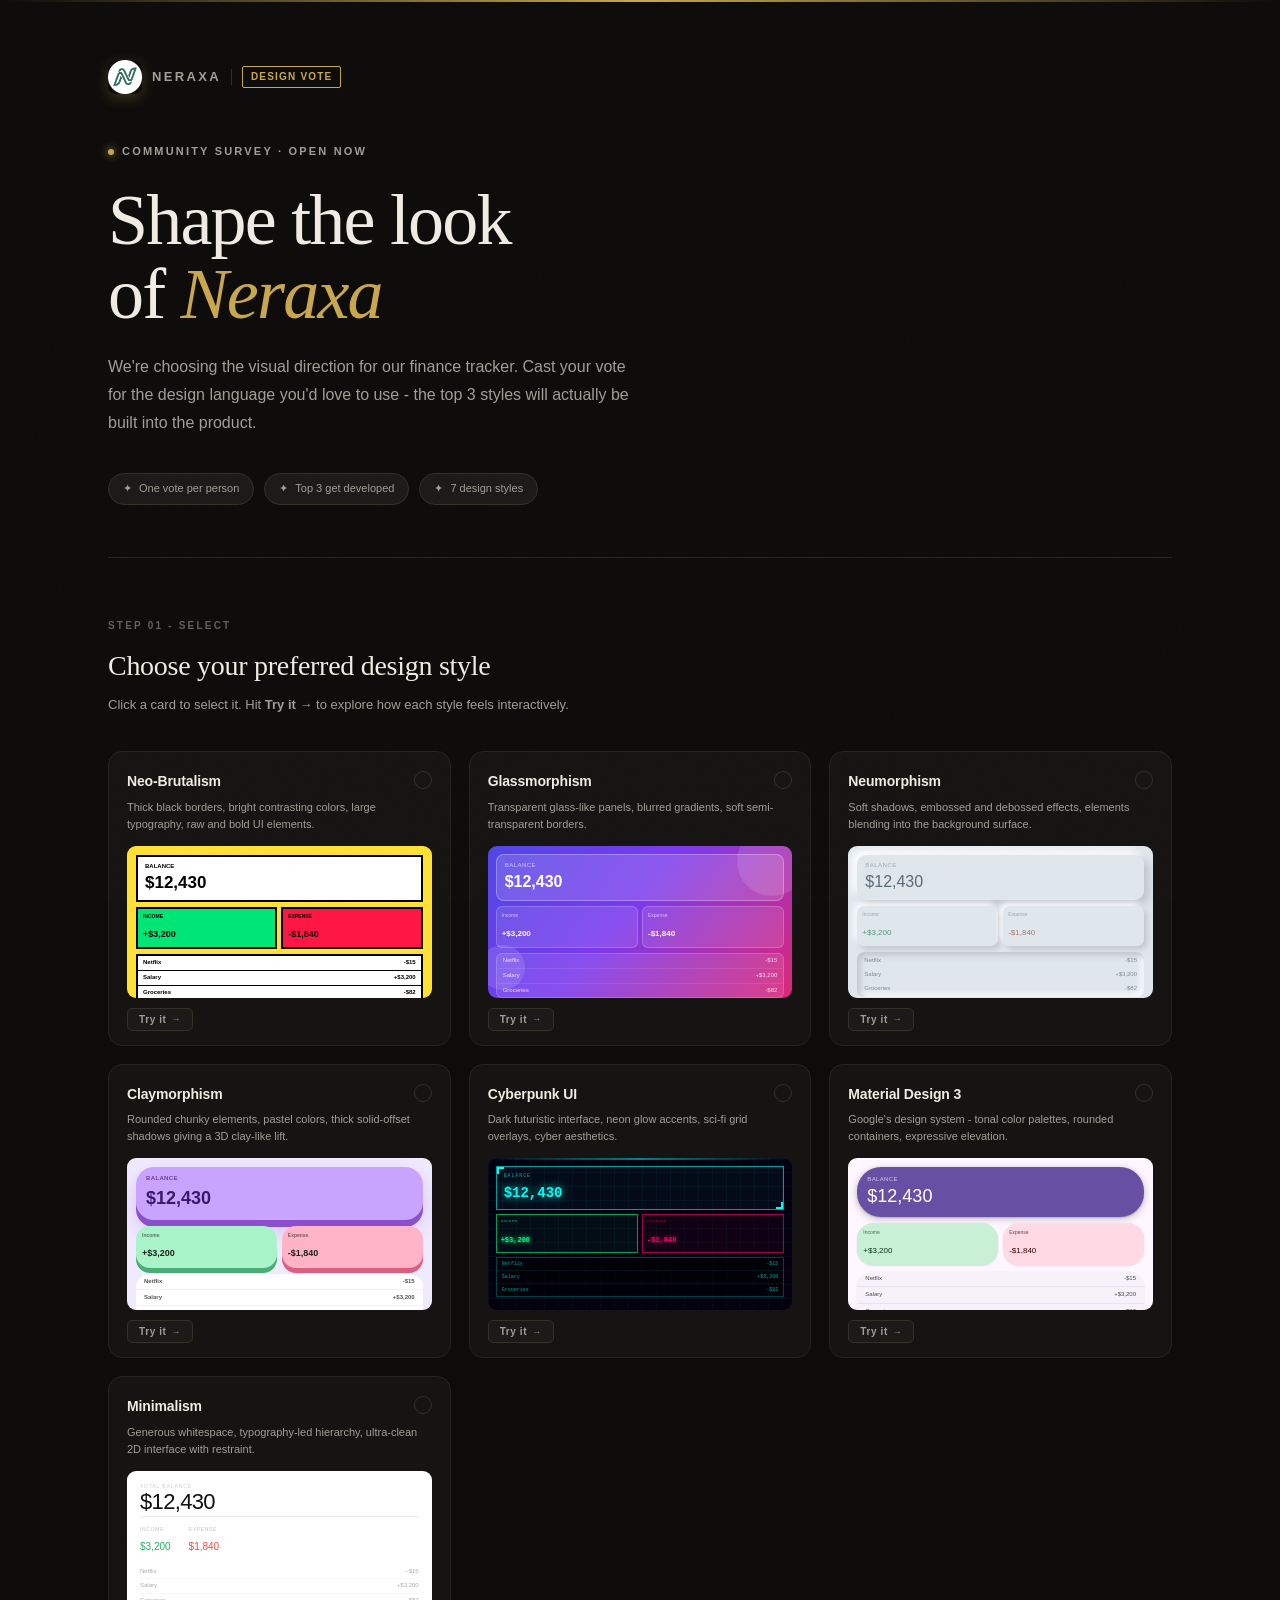
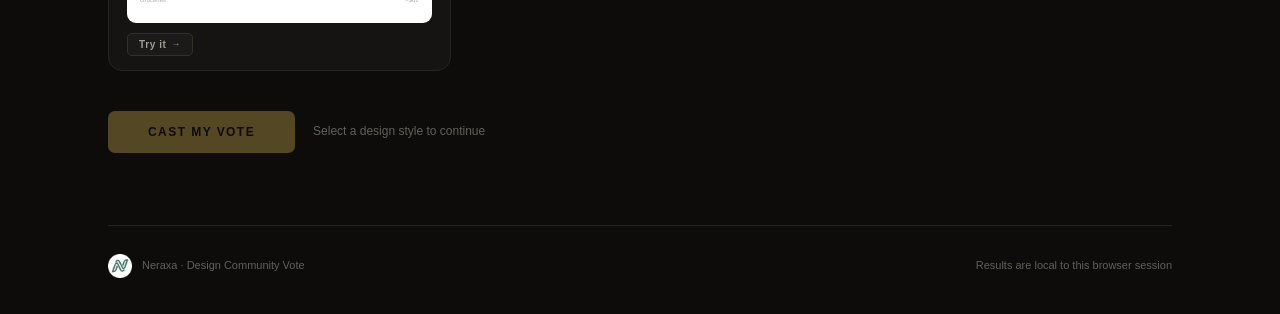
<file: index.html>
<!doctype html>
<html lang="en">
    <head>
        <meta charset="UTF-8" />
        <meta name="viewport" content="width=device-width, initial-scale=1.0" />
        <title>Neraxa - Design Vote</title>
        <link rel="icon" type="image/png" href="favicon.png" />
        <link rel="stylesheet" href="style.css" />
    </head>
    <body>
        <div class="container">
            <!-- HEADER -->
            <header class="header">
                <div class="brand">
                    <img src="favicon.png" alt="Neraxa" class="brand-logo" />
                    <span class="brand-name">Neraxa</span>
                    <div class="brand-divider"></div>
                    <span class="brand-badge">Design Vote</span>
                </div>
                <div class="hero-eyebrow">
                    <div class="eyebrow-dot"></div>
                    <span class="eyebrow-text"
                        >Community Survey · Open Now</span
                    >
                </div>
                <h1 class="hero-title">
                    Shape the look<br />of <em>Neraxa</em>
                </h1>
                <p class="hero-desc">
                    We're choosing the visual direction for our finance tracker.
                    Cast your vote for the design language you'd love to use -
                    the top 3 styles will actually be built into the product.
                </p>
                <div class="hero-pills">
                    <div class="pill"><span>✦</span> One vote per person</div>
                    <div class="pill"><span>✦</span> Top 3 get developed</div>
                    <div class="pill"><span>✦</span> 7 design styles</div>
                </div>
            </header>

            <!-- VOTED NOTICE -->
            <div class="voted-notice" id="votedNotice">
                <div class="voted-notice-icon">✓</div>
                <span
                    >You've already cast your vote. Results are shown
                    below.</span
                >
            </div>

            <!-- VOTE SECTION -->
            <section id="voteSection">
                <div class="section-eyebrow">Step 01 - Select</div>
                <h2 class="section-title">
                    Choose your preferred design style
                </h2>
                <p class="section-sub">
                    Click a card to select it. Hit
                    <strong style="color: var(--text-muted)">Try it →</strong>
                    to explore how each style feels interactively.
                </p>

                <div class="cards-grid" id="cardsGrid">
                    <!-- NEO-BRUTALISM -->
                    <div
                        class="design-card"
                        data-design="Neo-Brutalism"
                        role="button"
                        tabindex="0">
                        <input
                            type="radio"
                            name="design"
                            value="Neo-Brutalism"
                            class="card-radio" />
                        <div class="card-top">
                            <span class="card-name">Neo-Brutalism</span>
                            <div class="card-radio-ui">
                                <div class="card-radio-dot"></div>
                            </div>
                        </div>
                        <p class="card-desc">
                            Thick black borders, bright contrasting colors,
                            large typography, raw and bold UI elements.
                        </p>
                        <div class="mock-wrap">
                            <div class="mock-neo">
                                <div class="nb-bal">
                                    <span class="nb-lbl">Balance</span
                                    ><span class="nb-amt">$12,430</span>
                                </div>
                                <div class="nb-row">
                                    <div class="nb-stat inc">
                                        <span class="nb-slbl">Income</span
                                        ><span class="nb-sval">+$3,200</span>
                                    </div>
                                    <div class="nb-stat exp">
                                        <span class="nb-slbl">Expense</span
                                        ><span class="nb-sval">-$1,840</span>
                                    </div>
                                </div>
                                <div class="nb-txs">
                                    <div class="nb-tx">
                                        <span>Netflix</span><span>-$15</span>
                                    </div>
                                    <div class="nb-tx">
                                        <span>Salary</span><span>+$3,200</span>
                                    </div>
                                    <div class="nb-tx">
                                        <span>Groceries</span><span>-$82</span>
                                    </div>
                                </div>
                            </div>
                        </div>
                        <button class="card-try-btn" data-demo="Neo-Brutalism">
                            Try it <span class="tib">→</span>
                        </button>
                    </div>

                    <!-- GLASSMORPHISM -->
                    <div
                        class="design-card"
                        data-design="Glassmorphism"
                        role="button"
                        tabindex="0">
                        <input
                            type="radio"
                            name="design"
                            value="Glassmorphism"
                            class="card-radio" />
                        <div class="card-top">
                            <span class="card-name">Glassmorphism</span>
                            <div class="card-radio-ui">
                                <div class="card-radio-dot"></div>
                            </div>
                        </div>
                        <p class="card-desc">
                            Transparent glass-like panels, blurred gradients,
                            soft semi-transparent borders.
                        </p>
                        <div class="mock-wrap">
                            <div class="mock-glass">
                                <div class="gb1"></div>
                                <div class="gb2"></div>
                                <div class="gl-panel">
                                    <span class="gl-lbl">Balance</span
                                    ><span class="gl-amt">$12,430</span>
                                </div>
                                <div class="gl-row">
                                    <div class="gl-stat">
                                        <span class="gl-slbl">Income</span
                                        ><span class="gl-sval">+$3,200</span>
                                    </div>
                                    <div class="gl-stat">
                                        <span class="gl-slbl">Expense</span
                                        ><span class="gl-sval">-$1,840</span>
                                    </div>
                                </div>
                                <div class="gl-txs">
                                    <div class="gl-tx">
                                        <span>Netflix</span><span>-$15</span>
                                    </div>
                                    <div class="gl-tx">
                                        <span>Salary</span><span>+$3,200</span>
                                    </div>
                                    <div class="gl-tx">
                                        <span>Groceries</span><span>-$82</span>
                                    </div>
                                </div>
                            </div>
                        </div>
                        <button class="card-try-btn" data-demo="Glassmorphism">
                            Try it <span class="tib">→</span>
                        </button>
                    </div>

                    <!-- NEUMORPHISM -->
                    <div
                        class="design-card"
                        data-design="Neumorphism"
                        role="button"
                        tabindex="0">
                        <input
                            type="radio"
                            name="design"
                            value="Neumorphism"
                            class="card-radio" />
                        <div class="card-top">
                            <span class="card-name">Neumorphism</span>
                            <div class="card-radio-ui">
                                <div class="card-radio-dot"></div>
                            </div>
                        </div>
                        <p class="card-desc">
                            Soft shadows, embossed and debossed effects,
                            elements blending into the background surface.
                        </p>
                        <div class="mock-wrap">
                            <div class="mock-neu">
                                <div class="nm-panel">
                                    <span class="nm-lbl">Balance</span
                                    ><span class="nm-amt">$12,430</span>
                                </div>
                                <div class="nm-row">
                                    <div class="nm-stat">
                                        <span class="nm-slbl">Income</span
                                        ><span class="nm-sval inc"
                                            >+$3,200</span
                                        >
                                    </div>
                                    <div class="nm-stat">
                                        <span class="nm-slbl">Expense</span
                                        ><span class="nm-sval exp"
                                            >-$1,840</span
                                        >
                                    </div>
                                </div>
                                <div class="nm-txs">
                                    <div class="nm-tx">
                                        <span>Netflix</span><span>-$15</span>
                                    </div>
                                    <div class="nm-tx">
                                        <span>Salary</span><span>+$3,200</span>
                                    </div>
                                    <div class="nm-tx">
                                        <span>Groceries</span><span>-$82</span>
                                    </div>
                                </div>
                            </div>
                        </div>
                        <button class="card-try-btn" data-demo="Neumorphism">
                            Try it <span class="tib">→</span>
                        </button>
                    </div>

                    <!-- CLAYMORPHISM -->
                    <div
                        class="design-card"
                        data-design="Claymorphism"
                        role="button"
                        tabindex="0">
                        <input
                            type="radio"
                            name="design"
                            value="Claymorphism"
                            class="card-radio" />
                        <div class="card-top">
                            <span class="card-name">Claymorphism</span>
                            <div class="card-radio-ui">
                                <div class="card-radio-dot"></div>
                            </div>
                        </div>
                        <p class="card-desc">
                            Rounded chunky elements, pastel colors, thick
                            solid-offset shadows giving a 3D clay-like lift.
                        </p>
                        <div class="mock-wrap">
                            <div class="mock-clay">
                                <div class="cl-hero">
                                    <span class="cl-lbl">Balance</span
                                    ><span class="cl-amt">$12,430</span>
                                </div>
                                <div class="cl-row">
                                    <div class="cl-stat inc">
                                        <span class="cl-slbl">Income</span
                                        ><span class="cl-sval">+$3,200</span>
                                    </div>
                                    <div class="cl-stat exp">
                                        <span class="cl-slbl">Expense</span
                                        ><span class="cl-sval">-$1,840</span>
                                    </div>
                                </div>
                                <div class="cl-txs">
                                    <div class="cl-tx">
                                        <span>Netflix</span><span>-$15</span>
                                    </div>
                                    <div class="cl-tx">
                                        <span>Salary</span><span>+$3,200</span>
                                    </div>
                                    <div class="cl-tx">
                                        <span>Groceries</span><span>-$82</span>
                                    </div>
                                </div>
                            </div>
                        </div>
                        <button class="card-try-btn" data-demo="Claymorphism">
                            Try it <span class="tib">→</span>
                        </button>
                    </div>

                    <!-- CYBERPUNK UI -->
                    <div
                        class="design-card"
                        data-design="Cyberpunk UI"
                        role="button"
                        tabindex="0">
                        <input
                            type="radio"
                            name="design"
                            value="Cyberpunk UI"
                            class="card-radio" />
                        <div class="card-top">
                            <span class="card-name">Cyberpunk UI</span>
                            <div class="card-radio-ui">
                                <div class="card-radio-dot"></div>
                            </div>
                        </div>
                        <p class="card-desc">
                            Dark futuristic interface, neon glow accents, sci-fi
                            grid overlays, cyber aesthetics.
                        </p>
                        <div class="mock-wrap">
                            <div class="mock-cyber">
                                <div class="cy-grid"></div>
                                <div class="cy-scan"></div>
                                <div class="cy-panel">
                                    <span class="cy-lbl">Balance</span
                                    ><span class="cy-amt">$12,430</span>
                                </div>
                                <div class="cy-row">
                                    <div class="cy-stat inc">
                                        <span class="cy-slbl">Income</span
                                        ><span class="cy-sval">+$3,200</span>
                                    </div>
                                    <div class="cy-stat exp">
                                        <span class="cy-slbl">Expense</span
                                        ><span class="cy-sval">-$1,840</span>
                                    </div>
                                </div>
                                <div class="cy-txs">
                                    <div class="cy-tx">
                                        <span>Netflix</span><span>-$15</span>
                                    </div>
                                    <div class="cy-tx">
                                        <span>Salary</span><span>+$3,200</span>
                                    </div>
                                    <div class="cy-tx">
                                        <span>Groceries</span><span>-$82</span>
                                    </div>
                                </div>
                            </div>
                        </div>
                        <button class="card-try-btn" data-demo="Cyberpunk UI">
                            Try it <span class="tib">→</span>
                        </button>
                    </div>

                    <!-- MATERIAL DESIGN 3 -->
                    <div
                        class="design-card"
                        data-design="Material Design"
                        role="button"
                        tabindex="0">
                        <input
                            type="radio"
                            name="design"
                            value="Material Design"
                            class="card-radio" />
                        <div class="card-top">
                            <span class="card-name">Material Design 3</span>
                            <div class="card-radio-ui">
                                <div class="card-radio-dot"></div>
                            </div>
                        </div>
                        <p class="card-desc">
                            Google's design system - tonal color palettes,
                            rounded containers, expressive elevation.
                        </p>
                        <div class="mock-wrap">
                            <div class="mock-md">
                                <div class="md-hero">
                                    <span class="md-hlbl">Balance</span
                                    ><span class="md-hamt">$12,430</span>
                                </div>
                                <div class="md-row">
                                    <div class="md-stat inc">
                                        <span class="md-slbl">Income</span
                                        ><span class="md-sval">+$3,200</span>
                                    </div>
                                    <div class="md-stat exp">
                                        <span class="md-slbl">Expense</span
                                        ><span class="md-sval">-$1,840</span>
                                    </div>
                                </div>
                                <div class="md-txs">
                                    <div class="md-tx">
                                        <span>Netflix</span><span>-$15</span>
                                    </div>
                                    <div class="md-tx">
                                        <span>Salary</span><span>+$3,200</span>
                                    </div>
                                    <div class="md-tx">
                                        <span>Groceries</span><span>-$82</span>
                                    </div>
                                </div>
                            </div>
                        </div>
                        <button
                            class="card-try-btn"
                            data-demo="Material Design">
                            Try it <span class="tib">→</span>
                        </button>
                    </div>

                    <!-- MINIMALISM -->
                    <div
                        class="design-card"
                        data-design="Minimalism"
                        role="button"
                        tabindex="0">
                        <input
                            type="radio"
                            name="design"
                            value="Minimalism"
                            class="card-radio" />
                        <div class="card-top">
                            <span class="card-name">Minimalism</span>
                            <div class="card-radio-ui">
                                <div class="card-radio-dot"></div>
                            </div>
                        </div>
                        <p class="card-desc">
                            Generous whitespace, typography-led hierarchy,
                            ultra-clean 2D interface with restraint.
                        </p>
                        <div class="mock-wrap">
                            <div class="mock-min">
                                <span class="mn-lbl">Total Balance</span
                                ><span class="mn-amt">$12,430</span>
                                <div class="mn-hr"></div>
                                <div class="mn-row">
                                    <div>
                                        <span class="mn-slbl">Income</span
                                        ><span class="mn-sval inc">$3,200</span>
                                    </div>
                                    <div>
                                        <span class="mn-slbl">Expense</span
                                        ><span class="mn-sval exp">$1,840</span>
                                    </div>
                                </div>
                                <div class="mn-tx">
                                    <span>Netflix</span><span>−$15</span>
                                </div>
                                <div class="mn-tx">
                                    <span>Salary</span><span>+$3,200</span>
                                </div>
                                <div class="mn-tx">
                                    <span>Groceries</span><span>−$82</span>
                                </div>
                            </div>
                        </div>
                        <button class="card-try-btn" data-demo="Minimalism">
                            Try it <span class="tib">→</span>
                        </button>
                    </div>
                </div>
                <!-- /cards-grid -->

                <div class="submit-wrap" id="submitWrap">
                    <button class="btn-vote" id="btnVote">Cast My Vote</button>
                    <span class="submit-note" id="submitNote"
                        >Select a design style to continue</span
                    >
                </div>

                <!-- NOTES FIELD -->
                <div
                    class="notes-section"
                    id="notesSection"
                    style="display: none">
                    <div class="section-eyebrow">Optional — Feedback</div>
                    <h2 class="section-title">Leave a note (optional)</h2>
                    <p class="section-sub">
                        Share your thoughts about why you chose this design or
                        any suggestions.
                    </p>
                    <textarea
                        id="voteNotes"
                        class="notes-textarea"
                        placeholder="Tell us what you like about this design style, or any features you'd love to see..."
                        rows="4"
                        maxlength="500"></textarea>
                    <div class="notes-actions">
                        <button class="btn-submit-notes" id="btnSubmitNotes">
                            Submit Vote
                        </button>
                        <span class="notes-hint">Max 500 characters</span>
                    </div>
                </div>
            </section>

            <!-- CONFIRMATION -->
            <div class="confirmation" id="confirmation">
                <div class="conf-check">✓</div>
                <h3 class="conf-title">Your vote is in!</h3>
                <p class="conf-sub" id="confSub">
                    Thank you for helping shape Neraxa's future.
                </p>
            </div>

            <!-- RESULTS -->
            <section class="results-section" id="resultsSection">
                <div class="section-eyebrow">Step 02 - Results</div>
                <h2 class="section-title">Community Preferences</h2>
                <p class="section-sub">
                    The top 3 highlighted styles will be developed and shipped
                    in Neraxa.
                </p>
                <div class="results-list" id="resultsList"></div>
            </section>

            <!-- FOOTER -->
            <footer class="footer">
                <div class="footer-left">
                    <img src="favicon.png" alt="Neraxa" class="footer-logo" />
                    <span class="footer-text"
                        >Neraxa · Design Community Vote</span
                    >
                </div>
                <span class="footer-note"
                    >Results are local to this browser session</span
                >
            </footer>
        </div>
        <!-- /container -->

        <!-- MODAL -->
        <div
            class="modal-overlay"
            id="modalOverlay"
            role="dialog"
            aria-modal="true">
            <div class="modal-box" id="modalBox">
                <div class="modal-header">
                    <div>
                        <div class="modal-eyebrow">Interactive Preview</div>
                        <div class="modal-title" id="modalTitle">
                            Neo-Brutalism
                        </div>
                    </div>
                    <button
                        class="modal-close"
                        id="modalClose"
                        aria-label="Close">
                        ✕
                    </button>
                </div>
                <p class="modal-desc" id="modalDesc"></p>
                <div class="modal-demo" id="modalDemo"></div>
            </div>
        </div>

        <script src="script.js"></script>
    </body>
</html>
</file>
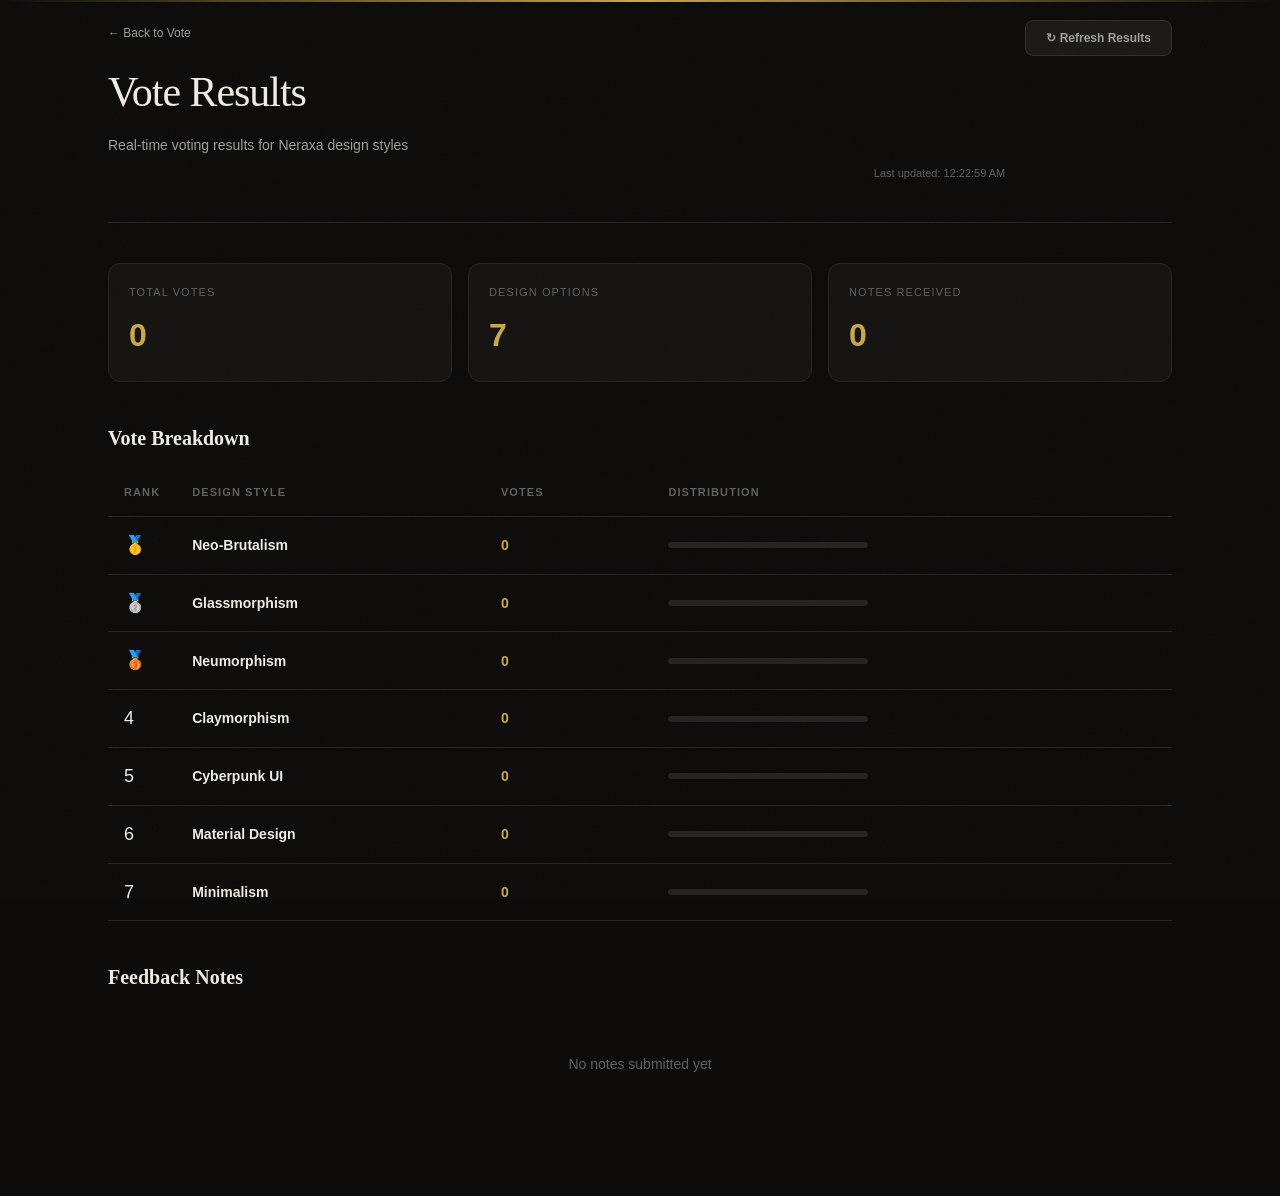
<file: admin.html>
<!doctype html>
<html lang="en">
    <head>
        <meta charset="UTF-8" />
        <meta name="viewport" content="width=device-width, initial-scale=1.0" />
        <title>Neraxa — Vote Admin</title>
        <link rel="icon" type="image/png" href="favicon.png" />
        <link rel="stylesheet" href="style.css" />
        <style>
            .admin-header {
                padding: 20px 0 40px;
                border-bottom: 1px solid var(--border);
                margin-bottom: 40px;
                display: flex;
                justify-content: space-between;
                align-items: flex-start;
                gap: 20px;
                flex-wrap: wrap;
            }
            .admin-title-wrapper {
                flex: 1;
            }
            .admin-title {
                font-family: Georgia, serif;
                font-size: clamp(28px, 4vw, 42px);
                font-weight: 400;
                letter-spacing: -0.025em;
                margin-bottom: 8px;
            }
            .admin-subtitle {
                font-size: 14px;
                color: var(--text-muted);
            }
            .stats-grid {
                display: grid;
                grid-template-columns: repeat(auto-fit, minmax(200px, 1fr));
                gap: 16px;
                margin-bottom: 40px;
            }
            .stat-card {
                background: var(--surface);
                border: 1px solid var(--border);
                border-radius: 12px;
                padding: 20px;
            }
            .stat-label {
                font-size: 11px;
                color: var(--text-dim);
                text-transform: uppercase;
                letter-spacing: 0.1em;
                margin-bottom: 8px;
            }
            .stat-value {
                font-size: 32px;
                font-weight: 700;
                color: var(--accent);
            }
            .results-table {
                width: 100%;
                border-collapse: collapse;
                margin-bottom: 40px;
            }
            .results-table th,
            .results-table td {
                padding: 14px 16px;
                text-align: left;
                border-bottom: 1px solid var(--border);
            }
            .results-table th {
                font-size: 11px;
                font-weight: 600;
                text-transform: uppercase;
                letter-spacing: 0.1em;
                color: var(--text-dim);
            }
            .results-table td {
                font-size: 14px;
            }
            .rank-cell {
                width: 50px;
                text-align: center;
            }
            .medal {
                font-size: 18px;
            }
            .design-name {
                font-weight: 600;
                color: var(--text);
            }
            .vote-count {
                font-weight: 700;
                color: var(--accent);
                text-align: right;
            }
            .bar-container {
                width: 200px;
                height: 6px;
                background: var(--border);
                border-radius: 3px;
                overflow: hidden;
            }
            .bar-fill {
                height: 100%;
                background: var(--accent);
                border-radius: 3px;
                transition: width 0.5s ease;
            }
            .notes-section-admin {
                margin-top: 40px;
                padding-bottom: 80px;
            }
            .notes-list {
                display: flex;
                flex-direction: column;
                gap: 12px;
                margin-top: 20px;
            }
            .note-card {
                background: var(--surface);
                border: 1px solid var(--border);
                border-radius: 10px;
                padding: 16px 18px;
            }
            .note-header {
                display: flex;
                justify-content: space-between;
                align-items: center;
                margin-bottom: 10px;
            }
            .note-design {
                font-size: 12px;
                font-weight: 600;
                color: var(--accent);
                background: var(--accent-glow-2);
                padding: 3px 10px;
                border-radius: 4px;
            }
            .note-date {
                font-size: 11px;
                color: var(--text-dim);
            }
            .note-text {
                font-size: 14px;
                color: var(--text-muted);
                line-height: 1.6;
            }
            .no-notes {
                text-align: center;
                padding: 40px;
                color: var(--text-dim);
                font-size: 14px;
            }
            .refresh-btn {
                background: var(--surface-2);
                border: 1px solid var(--border-2);
                color: var(--text-muted);
                padding: 10px 20px;
                border-radius: 8px;
                font-size: 12px;
                font-weight: 600;
                cursor: pointer;
                transition: all 0.2s;
            }
            .refresh-btn:hover {
                background: var(--border);
                color: var(--text);
            }
            .refresh-btn.refreshing {
                opacity: 0.6;
                transform: rotate(180deg);
                transition: transform 0.5s;
            }
            .last-updated {
                font-size: 11px;
                color: var(--text-dim);
                margin-top: 8px;
                text-align: right;
            }
            .back-link {
                display: inline-flex;
                align-items: center;
                gap: 6px;
                font-size: 12px;
                color: var(--text-muted);
                text-decoration: none;
                margin-bottom: 16px;
                transition: color 0.2s;
            }
            .back-link:hover {
                color: var(--accent);
            }
            .loading {
                text-align: center;
                padding: 40px;
                color: var(--text-dim);
            }
        </style>
    </head>
    <body>
        <div class="container">
            <header class="admin-header">
                <div class="admin-title-wrapper">
                    <a href="/" class="back-link">← Back to Vote</a>
                    <h1 class="admin-title">Vote Results</h1>
                    <p class="admin-subtitle">
                        Real-time voting results for Neraxa design styles
                    </p>
                    <div class="last-updated" id="lastUpdated">
                        Last updated: --
                    </div>
                </div>
                <button class="refresh-btn" id="refreshBtn">
                    ↻ Refresh Results
                </button>
            </header>

            <div class="stats-grid">
                <div class="stat-card">
                    <div class="stat-label">Total Votes</div>
                    <div class="stat-value" id="totalVotes">-</div>
                </div>
                <div class="stat-card">
                    <div class="stat-label">Design Options</div>
                    <div class="stat-value">7</div>
                </div>
                <div class="stat-card">
                    <div class="stat-label">Notes Received</div>
                    <div class="stat-value" id="totalNotes">-</div>
                </div>
            </div>

            <h2
                style="
                    font-family: Georgia, serif;
                    font-size: 20px;
                    margin-bottom: 16px;
                ">
                Vote Breakdown
            </h2>
            <table class="results-table">
                <thead>
                    <tr>
                        <th class="rank-cell">Rank</th>
                        <th>Design Style</th>
                        <th>Votes</th>
                        <th>Distribution</th>
                    </tr>
                </thead>
                <tbody id="resultsBody">
                    <tr>
                        <td colspan="4" class="loading">Loading results...</td>
                    </tr>
                </tbody>
            </table>

            <div class="notes-section-admin">
                <h2
                    style="
                        font-family: Georgia, serif;
                        font-size: 20px;
                        margin-bottom: 16px;
                    ">
                    Feedback Notes
                </h2>
                <div class="notes-list" id="notesList">
                    <div class="loading">Loading notes...</div>
                </div>
            </div>
        </div>

        <script>
            // Environment variables are injected by Vercel during build
            const UPSTASH_REDIS_REST_URL =
                'https://enhanced-tahr-57846.upstash.io';
            const UPSTASH_REDIS_REST_TOKEN =
                'AeH2AAIncDEzMmJiZjg0ZTI5MzY0ODk1YTNiZTc1OTU0ZDMzNzNmOXAxNTc4NDY';

            const DESIGNS = [
                'Neo-Brutalism',
                'Glassmorphism',
                'Neumorphism',
                'Claymorphism',
                'Cyberpunk UI',
                'Material Design',
                'Minimalism',
            ];

            const MEDALS = { 0: '🥇', 1: '🥈', 2: '🥉' };

            const USE_REDIS =
                UPSTASH_REDIS_REST_URL && UPSTASH_REDIS_REST_TOKEN;

            async function redisCommand(command) {
                if (!USE_REDIS) return null;
                try {
                    const response = await fetch(UPSTASH_REDIS_REST_URL, {
                        method: 'POST',
                        headers: {
                            Authorization: `Bearer ${UPSTASH_REDIS_REST_TOKEN}`,
                            'Content-Type': 'application/json',
                        },
                        body: JSON.stringify(command),
                    });
                    return await response.json();
                } catch (e) {
                    console.error('Redis command failed:', e);
                    return null;
                }
            }

            async function getVotesFromRedis() {
                const result = await redisCommand(['HGETALL', 'neraxa:votes']);
                if (result && result.result) {
                    const votes = {};
                    const arr = result.result;
                    for (let i = 0; i < arr.length; i += 2) {
                        votes[arr[i]] = parseInt(arr[i + 1], 10);
                    }
                    return votes;
                }
                return null;
            }

            async function getNotesFromRedis() {
                const result = await redisCommand(['HGETALL', 'neraxa:notes']);
                if (result && result.result) {
                    const notes = [];
                    const arr = result.result;
                    for (let i = 0; i < arr.length; i += 2) {
                        try {
                            notes.push(JSON.parse(arr[i + 1]));
                        } catch (e) {}
                    }
                    return notes.sort((a, b) => b.timestamp - a.timestamp);
                }
                return [];
            }

            function getVotesFromLocal() {
                try {
                    const r = localStorage.getItem('neraxa_v1_votes');
                    if (r) return JSON.parse(r);
                } catch (_) {}
                return {
                    'Neo-Brutalism': 0,
                    Glassmorphism: 0,
                    Neumorphism: 0,
                    Claymorphism: 0,
                    'Cyberpunk UI': 0,
                    'Material Design': 0,
                    Minimalism: 0,
                };
            }

            function getNotesFromLocal() {
                try {
                    return JSON.parse(
                        localStorage.getItem('neraxa_v1_notes') || '[]',
                    );
                } catch (_) {
                    return [];
                }
            }

            async function getVotes() {
                if (USE_REDIS) {
                    const redisVotes = await getVotesFromRedis();
                    if (redisVotes && Object.keys(redisVotes).length > 0) {
                        return redisVotes;
                    }
                }
                return getVotesFromLocal();
            }

            async function getNotes() {
                if (USE_REDIS) {
                    const redisNotes = await getNotesFromRedis();
                    if (redisNotes && redisNotes.length > 0) {
                        return redisNotes;
                    }
                }
                return getNotesFromLocal();
            }

            async function renderResults() {
                const votes = await getVotes();
                const sorted = Object.entries(votes).sort(
                    (a, b) => b[1] - a[1],
                );
                const total = sorted.reduce((sum, [, count]) => sum + count, 0);
                const maxV = sorted[0]?.[1] || 1;

                document.getElementById('totalVotes').textContent = total;

                const tbody = document.getElementById('resultsBody');
                tbody.innerHTML = '';

                if (sorted.length === 0) {
                    tbody.innerHTML =
                        '<tr><td colspan="4" class="loading">No votes yet</td></tr>';
                    return;
                }

                sorted.forEach(([name, count], idx) => {
                    const pct = Math.round((count / maxV) * 100);
                    const row = document.createElement('tr');
                    row.innerHTML = `
                        <td class="rank-cell">
                            <span class="medal">${MEDALS[idx] || idx + 1}</span>
                        </td>
                        <td class="design-name">${name}</td>
                        <td class="vote-count">${count}</td>
                        <td>
                            <div class="bar-container">
                                <div class="bar-fill" style="width: ${pct}%"></div>
                            </div>
                        </td>
                    `;
                    tbody.appendChild(row);
                });
            }

            async function renderNotes() {
                const notes = await getNotes();
                document.getElementById('totalNotes').textContent =
                    notes.length;

                const notesList = document.getElementById('notesList');
                if (notes.length === 0) {
                    notesList.innerHTML =
                        '<div class="no-notes">No notes submitted yet</div>';
                    return;
                }

                notesList.innerHTML = '';
                notes.forEach((note) => {
                    const date = new Date(note.timestamp).toLocaleString();
                    const card = document.createElement('div');
                    card.className = 'note-card';
                    card.innerHTML = `
                        <div class="note-header">
                            <span class="note-design">${escapeHtml(note.design)}</span>
                            <span class="note-date">${date}</span>
                        </div>
                        <p class="note-text">${escapeHtml(note.notes)}</p>
                    `;
                    notesList.appendChild(card);
                });
            }

            function escapeHtml(text) {
                const div = document.createElement('div');
                div.textContent = text;
                return div.innerHTML;
            }

            async function refreshAll() {
                const refreshBtn = document.getElementById('refreshBtn');
                const lastUpdated = document.getElementById('lastUpdated');

                if (refreshBtn) {
                    refreshBtn.classList.add('refreshing');
                }

                await renderResults();
                await renderNotes();

                if (refreshBtn) {
                    refreshBtn.classList.remove('refreshing');
                }

                const now = new Date().toLocaleTimeString();
                if (lastUpdated) {
                    lastUpdated.textContent = `Last updated: ${now}`;
                }

                console.log('✓ Results refreshed at', now);
            }

            // Manual refresh button
            document
                .getElementById('refreshBtn')
                .addEventListener('click', () => {
                    refreshAll();
                });

            // Auto-refresh every 5 seconds
            setInterval(refreshAll, 5000);

            // Init
            refreshAll();
        </script>
    </body>
</html>
</file>
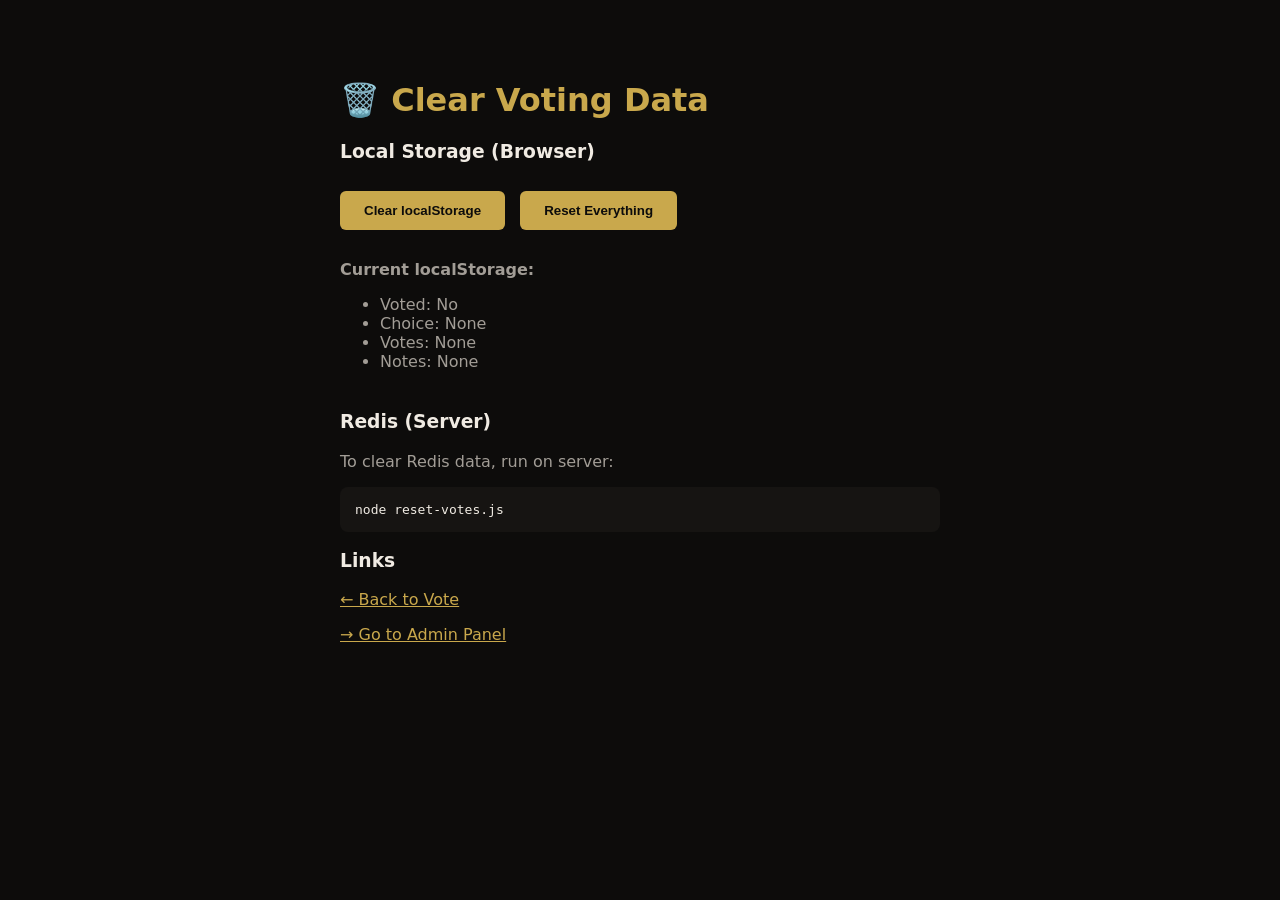
<file: clear.html>
<!DOCTYPE html>
<html lang="en">
<head>
    <meta charset="UTF-8">
    <meta name="viewport" content="width=device-width, initial-scale=1.0">
    <title>Clear Local Data</title>
    <style>
        body {
            font-family: system-ui, -apple-system, sans-serif;
            max-width: 600px;
            margin: 40px auto;
            padding: 20px;
            background: #0d0c0b;
            color: #f0ebe3;
        }
        h1 { color: #c9a84c; }
        button {
            background: #c9a84c;
            color: #0d0c0b;
            border: none;
            padding: 12px 24px;
            font-weight: 700;
            cursor: pointer;
            border-radius: 6px;
            margin: 10px 10px 10px 0;
        }
        button:hover { background: #e8c96a; }
        .success { color: #4caf87; }
        .info { color: #a29d96; margin-top: 20px; }
        pre { 
            background: #161412; 
            padding: 15px; 
            border-radius: 8px;
            overflow-x: auto;
        }
    </style>
</head>
<body>
    <h1>🗑️ Clear Voting Data</h1>
    
    <h3>Local Storage (Browser)</h3>
    <button onclick="clearLocal()">Clear localStorage</button>
    <button onclick="resetAll()">Reset Everything</button>
    <div id="localStatus" class="info"></div>
    
    <h3 style="margin-top: 40px;">Redis (Server)</h3>
    <p class="info">To clear Redis data, run on server:</p>
    <pre>node reset-votes.js</pre>
    
    <h3>Links</h3>
    <p><a href="/" style="color: #c9a84c;">← Back to Vote</a></p>
    <p><a href="/admin" style="color: #c9a84c;">→ Go to Admin Panel</a></p>

    <script>
        function clearLocal() {
            localStorage.removeItem('neraxa_v1_voted');
            localStorage.removeItem('neraxa_v1_choice');
            localStorage.removeItem('neraxa_v1_votes');
            localStorage.removeItem('neraxa_v1_notes');
            document.getElementById('localStatus').innerHTML = '<p class="success">✓ Local storage cleared!</p>';
        }
        
        function resetAll() {
            clearLocal();
            location.reload();
        }
        
        // Show current status
        const voted = localStorage.getItem('neraxa_v1_voted');
        const choice = localStorage.getItem('neraxa_v1_choice');
        const votes = localStorage.getItem('neraxa_v1_votes');
        const notes = localStorage.getItem('neraxa_v1_notes');
        
        document.getElementById('localStatus').innerHTML = `
            <p><strong>Current localStorage:</strong></p>
            <ul>
                <li>Voted: ${voted ? 'Yes (' + voted + ')' : 'No'}</li>
                <li>Choice: ${choice || 'None'}</li>
                <li>Votes: ${votes ? 'Saved' : 'None'}</li>
                <li>Notes: ${notes ? 'Saved' : 'None'}</li>
            </ul>
        `;
    </script>
</body>
</html>
</file>
<file: style.css>
/* ============================================================
   RESET & VARIABLES
============================================================ */
*,
*::before,
*::after {
    box-sizing: border-box;
    margin: 0;
    padding: 0;
}

:root {
    --bg: #0d0c0b;
    --surface: #161412;
    --surface-2: #1c1a18;
    --border: #272420;
    --border-2: #333028;
    --text: #f0ebe3;
    --text-muted: #a29d96;
    --text-dim: #635f5a;
    --accent: #c9a84c;
    --accent-light: #e8c96a;
    --accent-glow: rgba(201, 168, 76, 0.25);
    --accent-glow-2: rgba(201, 168, 76, 0.12);
    --success: #4caf87;
}
html {
    scroll-behavior: smooth;
}
body {
    background: var(--bg);
    color: var(--text);
    font-family: 'Helvetica Neue', Helvetica, Arial, sans-serif;
    font-size: 15px;
    line-height: 1.6;
    min-height: 100vh;
    overflow-x: hidden;
}
body::before {
    content: '';
    position: fixed;
    inset: 0;
    background-image: url("data:image/svg+xml,%3Csvg viewBox='0 0 512 512' xmlns='http://www.w3.org/2000/svg'%3E%3Cfilter id='n'%3E%3CfeTurbulence type='fractalNoise' baseFrequency='0.75' numOctaves='4' stitchTiles='stitch'/%3E%3C/filter%3E%3Crect width='100%25' height='100%25' filter='url(%23n)' opacity='0.04'/%3E%3C/svg%3E");
    pointer-events: none;
    z-index: 9999;
    opacity: 0.4;
}
body::after {
    content: '';
    position: fixed;
    top: 0;
    left: 0;
    right: 0;
    height: 2px;
    background: linear-gradient(90deg, transparent, var(--accent), transparent);
    z-index: 9998;
}

/* ============================================================
   LAYOUT
============================================================ */
.container {
    max-width: 1120px;
    margin: 0 auto;
    padding: 0 28px;
}

/* ============================================================
   HEADER
============================================================ */
.header {
    padding: 60px 0 52px;
    border-bottom: 1px solid var(--border);
    margin-bottom: 60px;
    animation: fadeUp 0.6s ease both;
}
.brand {
    display: flex;
    align-items: center;
    gap: 10px;
    margin-bottom: 44px;
}
.brand-logo {
    width: 34px;
    height: 34px;
    border-radius: 7px;
    object-fit: contain;
    box-shadow: 0 4px 14px var(--accent-glow);
}
.brand-name {
    font-size: 13px;
    font-weight: 600;
    letter-spacing: 0.18em;
    text-transform: uppercase;
    color: var(--text-muted);
}
.brand-divider {
    width: 1px;
    height: 16px;
    background: var(--border-2);
}
.brand-badge {
    font-size: 10px;
    font-weight: 600;
    letter-spacing: 0.12em;
    text-transform: uppercase;
    color: var(--accent);
    padding: 2px 8px;
    border: 1px solid var(--accent);
    border-radius: 2px;
}
.hero-eyebrow {
    display: inline-flex;
    align-items: center;
    gap: 8px;
    margin-bottom: 22px;
}
.eyebrow-dot {
    width: 6px;
    height: 6px;
    background: var(--accent);
    border-radius: 50%;
    box-shadow: 0 0 8px var(--accent);
    animation: pulse 2s infinite;
}
.eyebrow-text {
    font-size: 11px;
    font-weight: 600;
    letter-spacing: 0.2em;
    text-transform: uppercase;
    color: var(--text-muted);
}
.hero-title {
    font-family: Georgia, 'Times New Roman', serif;
    font-size: clamp(38px, 6vw, 72px);
    font-weight: 400;
    line-height: 1.03;
    letter-spacing: -0.025em;
    margin-bottom: 22px;
}
.hero-title em {
    font-style: italic;
    color: var(--accent);
}
.hero-desc {
    font-size: 16px;
    color: var(--text-muted);
    max-width: 540px;
    line-height: 1.75;
    margin-bottom: 36px;
}
.hero-pills {
    display: flex;
    gap: 10px;
    flex-wrap: wrap;
}
.pill {
    display: inline-flex;
    align-items: center;
    gap: 7px;
    padding: 6px 14px;
    background: var(--surface-2);
    border: 1px solid var(--border-2);
    border-radius: 100px;
    font-size: 11px;
    font-weight: 500;
    color: var(--text-muted);
}

/* ============================================================
   SECTION
============================================================ */
.section-eyebrow {
    font-size: 10px;
    font-weight: 700;
    letter-spacing: 0.22em;
    text-transform: uppercase;
    color: var(--text-dim);
    margin-bottom: 10px;
}
.section-title {
    font-family: Georgia, serif;
    font-size: clamp(20px, 2.8vw, 28px);
    font-weight: 400;
    letter-spacing: -0.01em;
    margin-bottom: 6px;
}
.section-sub {
    font-size: 13px;
    color: var(--text-muted);
    margin-bottom: 36px;
}

/* ============================================================
   VOTED NOTICE
============================================================ */
.voted-notice {
    display: none;
    align-items: center;
    gap: 10px;
    padding: 13px 18px;
    background: var(--surface-2);
    border: 1px solid var(--border-2);
    border-radius: 8px;
    margin-bottom: 28px;
    font-size: 13px;
    color: var(--text-muted);
    animation: fadeUp 0.4s ease both;
}
.voted-notice.visible {
    display: flex;
}
.voted-notice-icon {
    width: 22px;
    height: 22px;
    background: var(--accent);
    border-radius: 50%;
    display: flex;
    align-items: center;
    justify-content: center;
    font-size: 11px;
    color: #0d0c0b;
    flex-shrink: 0;
    font-weight: 700;
}

/* ============================================================
   CARDS GRID
============================================================ */
.cards-grid {
    display: grid;
    grid-template-columns: repeat(auto-fill, minmax(280px, 1fr));
    gap: 18px;
    margin-bottom: 40px;
}
.design-card {
    position: relative;
    background: var(--surface);
    border: 1.5px solid var(--border);
    border-radius: 14px;
    padding: 18px 18px 14px;
    cursor: pointer;
    transition:
        border-color 0.22s,
        box-shadow 0.22s,
        transform 0.22s;
    user-select: none;
    overflow: hidden;
    animation: fadeUp 0.5s ease both;
}
.design-card:hover {
    border-color: var(--border-2);
    box-shadow: 0 10px 30px rgba(0, 0, 0, 0.35);
    transform: translateY(-2px);
}
.design-card.selected {
    border-color: var(--accent);
    box-shadow:
        0 0 0 1px var(--accent),
        0 10px 32px var(--accent-glow);
}
.design-card.selected::before {
    content: '';
    position: absolute;
    inset: 0;
    border-radius: 14px;
    background: var(--accent-glow-2);
    pointer-events: none;
}
.design-card.voted-locked {
    cursor: default;
}
.design-card:nth-child(1) {
    animation-delay: 0.04s;
}
.design-card:nth-child(2) {
    animation-delay: 0.08s;
}
.design-card:nth-child(3) {
    animation-delay: 0.12s;
}
.design-card:nth-child(4) {
    animation-delay: 0.16s;
}
.design-card:nth-child(5) {
    animation-delay: 0.2s;
}
.design-card:nth-child(6) {
    animation-delay: 0.24s;
}
.design-card:nth-child(7) {
    animation-delay: 0.28s;
}
.card-radio {
    display: none;
}
.card-top {
    display: flex;
    justify-content: space-between;
    align-items: flex-start;
    margin-bottom: 6px;
}
.card-name {
    font-size: 14px;
    font-weight: 700;
    color: var(--text);
    letter-spacing: -0.01em;
}
.card-radio-ui {
    width: 18px;
    height: 18px;
    border-radius: 50%;
    border: 1.5px solid var(--border-2);
    display: flex;
    align-items: center;
    justify-content: center;
    flex-shrink: 0;
    transition: all 0.18s;
    margin-top: 1px;
}
.design-card.selected .card-radio-ui {
    background: var(--accent);
    border-color: var(--accent);
}
.card-radio-dot {
    width: 6px;
    height: 6px;
    background: #0d0c0b;
    border-radius: 50%;
    opacity: 0;
    transform: scale(0);
    transition: all 0.18s;
}
.design-card.selected .card-radio-dot {
    opacity: 1;
    transform: scale(1);
}
.card-desc {
    font-size: 11px;
    color: var(--text-muted);
    line-height: 1.55;
    margin-bottom: 13px;
}
.mock-wrap {
    border-radius: 9px;
    overflow: hidden;
    height: 152px;
}

/* Try-it button */
.card-try-btn {
    display: inline-flex;
    align-items: center;
    gap: 5px;
    margin-top: 10px;
    padding: 5px 11px;
    background: var(--surface-2);
    border: 1px solid var(--border-2);
    border-radius: 5px;
    font-size: 10px;
    font-weight: 600;
    color: var(--text-muted);
    letter-spacing: 0.06em;
    cursor: pointer;
    transition: all 0.18s;
    position: relative;
    z-index: 2;
}
.card-try-btn:hover {
    background: var(--border);
    color: var(--accent-light);
    border-color: var(--accent);
}
.card-try-btn .tib {
    font-size: 9px;
    transition: transform 0.18s;
}
.card-try-btn:hover .tib {
    transform: translateX(3px);
}

/* ============================================================
   MOCK PREVIEWS
============================================================ */

/* ---- NEO-BRUTALISM ---- */
.mock-neo {
    background: #ffe033;
    padding: 9px;
    height: 100%;
    font-family: 'Arial Black', 'Arial Bold', Arial, sans-serif;
}
.mock-neo .nb-bal {
    background: #fff;
    border: 2.5px solid #000;
    padding: 5px 7px;
    margin-bottom: 5px;
}
.mock-neo .nb-lbl {
    font-size: 6px;
    font-weight: 900;
    text-transform: uppercase;
    color: #000;
    display: block;
}
.mock-neo .nb-amt {
    font-size: 17px;
    font-weight: 900;
    color: #000;
    line-height: 1;
}
.mock-neo .nb-row {
    display: flex;
    gap: 4px;
    margin-bottom: 5px;
}
.mock-neo .nb-stat {
    flex: 1;
    border: 2px solid #000;
    padding: 3px 5px;
}
.mock-neo .nb-stat.inc {
    background: #00e676;
}
.mock-neo .nb-stat.exp {
    background: #ff1744;
}
.mock-neo .nb-slbl {
    font-size: 5px;
    font-weight: 900;
    text-transform: uppercase;
    display: block;
    color: #000;
}
.mock-neo .nb-sval {
    font-size: 9px;
    font-weight: 900;
    color: #000;
}
.mock-neo .nb-txs {
    border: 2px solid #000;
    background: #fff;
}
.mock-neo .nb-tx {
    border-bottom: 1.5px solid #000;
    padding: 2px 5px;
    font-size: 6px;
    font-weight: 900;
    display: flex;
    justify-content: space-between;
    color: #000;
}
.mock-neo .nb-tx:last-child {
    border-bottom: none;
}

/* ---- GLASSMORPHISM ---- */
.mock-glass {
    background: linear-gradient(130deg, #4f46e5 0%, #7c3aed 45%, #db2777 100%);
    padding: 8px;
    height: 100%;
    position: relative;
    overflow: hidden;
}
.mock-glass .gb1,
.mock-glass .gb2 {
    position: absolute;
    border-radius: 50%;
    background: rgba(255, 255, 255, 0.12);
}
.mock-glass .gb1 {
    width: 70px;
    height: 70px;
    top: -20px;
    right: -15px;
}
.mock-glass .gb2 {
    width: 45px;
    height: 45px;
    bottom: 8px;
    left: -8px;
}
.mock-glass .gl-panel {
    background: rgba(255, 255, 255, 0.15);
    border: 1px solid rgba(255, 255, 255, 0.28);
    border-radius: 8px;
    padding: 6px 8px;
    margin-bottom: 5px;
    position: relative;
    z-index: 1;
}
.mock-glass .gl-lbl {
    font-size: 6px;
    color: rgba(255, 255, 255, 0.7);
    text-transform: uppercase;
    letter-spacing: 0.08em;
    display: block;
}
.mock-glass .gl-amt {
    font-size: 16px;
    font-weight: 700;
    color: #fff;
    line-height: 1.1;
}
.mock-glass .gl-row {
    display: flex;
    gap: 4px;
    margin-bottom: 5px;
    position: relative;
    z-index: 1;
}
.mock-glass .gl-stat {
    flex: 1;
    background: rgba(255, 255, 255, 0.11);
    border: 1px solid rgba(255, 255, 255, 0.2);
    border-radius: 6px;
    padding: 4px 5px;
}
.mock-glass .gl-slbl {
    font-size: 5px;
    color: rgba(255, 255, 255, 0.65);
    display: block;
}
.mock-glass .gl-sval {
    font-size: 8px;
    font-weight: 600;
    color: #fff;
}
.mock-glass .gl-txs {
    background: rgba(255, 255, 255, 0.1);
    border: 1px solid rgba(255, 255, 255, 0.18);
    border-radius: 6px;
    overflow: hidden;
    position: relative;
    z-index: 1;
}
.mock-glass .gl-tx {
    padding: 2px 6px;
    font-size: 6px;
    color: rgba(255, 255, 255, 0.85);
    display: flex;
    justify-content: space-between;
    border-bottom: 1px solid rgba(255, 255, 255, 0.09);
}
.mock-glass .gl-tx:last-child {
    border-bottom: none;
}

/* ---- NEUMORPHISM ---- */
.mock-neu {
    background: #dfe6ec;
    padding: 9px;
    height: 100%;
}
.mock-neu .nm-panel {
    background: #dfe6ec;
    box-shadow:
        5px 5px 9px #bec4ca,
        -5px -5px 9px #ffffff;
    border-radius: 9px;
    padding: 6px 8px;
    margin-bottom: 6px;
}
.mock-neu .nm-lbl {
    font-size: 6px;
    color: #9eaab4;
    text-transform: uppercase;
    letter-spacing: 0.08em;
    display: block;
}
.mock-neu .nm-amt {
    font-size: 16px;
    font-weight: 500;
    color: #5a6a75;
    line-height: 1.1;
}
.mock-neu .nm-row {
    display: flex;
    gap: 5px;
    margin-bottom: 6px;
}
.mock-neu .nm-stat {
    flex: 1;
    background: #dfe6ec;
    box-shadow:
        3px 3px 6px #bec4ca,
        -3px -3px 6px #ffffff;
    border-radius: 7px;
    padding: 4px 5px;
}
.mock-neu .nm-slbl {
    font-size: 5px;
    color: #9eaab4;
    display: block;
}
.mock-neu .nm-sval {
    font-size: 8px;
    font-weight: 500;
}
.mock-neu .nm-sval.inc {
    color: #4e9c78;
}
.mock-neu .nm-sval.exp {
    color: #b07070;
}
.mock-neu .nm-txs {
    background: #dfe6ec;
    box-shadow:
        inset 3px 3px 6px #bec4ca,
        inset -3px -3px 6px #ffffff;
    border-radius: 7px;
    padding: 2px 0;
}
.mock-neu .nm-tx {
    padding: 2px 7px;
    font-size: 6px;
    color: #7a8a95;
    display: flex;
    justify-content: space-between;
}

/* ---- CLAYMORPHISM ---- */
.mock-clay {
    background: #f0eaff;
    padding: 9px;
    height: 100%;
}
.mock-clay .cl-hero {
    background: #c9a4ff;
    border-radius: 18px;
    padding: 7px 10px;
    margin-bottom: 6px;
    box-shadow:
        0 7px 0 0 #8b4fcc,
        0 10px 22px rgba(100, 40, 200, 0.2);
}
.mock-clay .cl-lbl {
    font-size: 6px;
    color: #6b3fa0;
    font-weight: 700;
    text-transform: uppercase;
    display: block;
    letter-spacing: 0.06em;
}
.mock-clay .cl-amt {
    font-size: 18px;
    font-weight: 800;
    color: #3a1a6a;
}
.mock-clay .cl-row {
    display: flex;
    gap: 5px;
    margin-bottom: 6px;
}
.mock-clay .cl-stat {
    flex: 1;
    border-radius: 14px;
    padding: 5px 6px;
}
.mock-clay .cl-stat.inc {
    background: #a8f4c8;
    box-shadow: 0 5px 0 0 #4bad78;
}
.mock-clay .cl-stat.exp {
    background: #ffb3c6;
    box-shadow: 0 5px 0 0 #d96080;
}
.mock-clay .cl-slbl {
    font-size: 5px;
    color: rgba(0, 0, 0, 0.5);
    font-weight: 700;
    display: block;
}
.mock-clay .cl-sval {
    font-size: 9px;
    font-weight: 800;
    color: #222;
}
.mock-clay .cl-txs {
    background: #fff;
    border-radius: 14px;
    box-shadow: 0 5px 0 0 #c9a4ff;
    padding: 1px 0;
}
.mock-clay .cl-tx {
    padding: 2.5px 8px;
    font-size: 6px;
    color: #555;
    display: flex;
    justify-content: space-between;
    font-weight: 700;
    border-bottom: 1px solid #f5f0ff;
}
.mock-clay .cl-tx:last-child {
    border-bottom: none;
}

/* ---- CYBERPUNK UI ---- */
.mock-cyber {
    background: #04000f;
    padding: 8px;
    height: 100%;
    position: relative;
    overflow: hidden;
}
.mock-cyber .cy-grid {
    position: absolute;
    inset: 0;
    background-image:
        linear-gradient(rgba(0, 255, 245, 0.045) 1px, transparent 1px),
        linear-gradient(90deg, rgba(0, 255, 245, 0.045) 1px, transparent 1px);
    background-size: 14px 14px;
}
.mock-cyber .cy-scan {
    position: absolute;
    top: 0;
    left: 0;
    right: 0;
    height: 2px;
    background: linear-gradient(
        90deg,
        transparent,
        rgba(0, 255, 245, 0.5),
        transparent
    );
    animation: scan 2.5s linear infinite;
}
.mock-cyber .cy-panel {
    border: 1px solid rgba(0, 255, 245, 0.6);
    background: rgba(0, 255, 245, 0.04);
    padding: 5px 7px;
    margin-bottom: 4px;
    position: relative;
    z-index: 1;
}
.mock-cyber .cy-panel::before {
    content: '';
    position: absolute;
    top: 0;
    left: 0;
    width: 7px;
    height: 7px;
    border-top: 2px solid #00fff5;
    border-left: 2px solid #00fff5;
}
.mock-cyber .cy-panel::after {
    content: '';
    position: absolute;
    bottom: 0;
    right: 0;
    width: 7px;
    height: 7px;
    border-bottom: 2px solid #00fff5;
    border-right: 2px solid #00fff5;
}
.mock-cyber .cy-lbl {
    font-size: 5px;
    color: rgba(0, 255, 245, 0.65);
    text-transform: uppercase;
    letter-spacing: 0.18em;
    display: block;
    font-family: 'Courier New', monospace;
}
.mock-cyber .cy-amt {
    font-size: 14px;
    font-weight: 700;
    color: #00fff5;
    line-height: 1.1;
    text-shadow: 0 0 10px rgba(0, 255, 245, 0.85);
    font-family: 'Courier New', monospace;
}
.mock-cyber .cy-row {
    display: flex;
    gap: 4px;
    margin-bottom: 4px;
    position: relative;
    z-index: 1;
}
.mock-cyber .cy-stat {
    flex: 1;
    border: 1px solid;
    padding: 3px 4px;
}
.mock-cyber .cy-stat.inc {
    border-color: rgba(0, 255, 136, 0.6);
    background: rgba(0, 255, 136, 0.05);
}
.mock-cyber .cy-stat.exp {
    border-color: rgba(255, 0, 100, 0.6);
    background: rgba(255, 0, 100, 0.05);
}
.mock-cyber .cy-slbl {
    font-size: 4px;
    letter-spacing: 0.1em;
    display: block;
    font-family: monospace;
    text-transform: uppercase;
}
.mock-cyber .cy-stat.inc .cy-slbl {
    color: rgba(0, 255, 136, 0.7);
}
.mock-cyber .cy-stat.exp .cy-slbl {
    color: rgba(255, 0, 100, 0.7);
}
.mock-cyber .cy-sval {
    font-size: 7px;
    font-weight: 700;
    font-family: monospace;
}
.mock-cyber .cy-stat.inc .cy-sval {
    color: #00ff88;
    text-shadow: 0 0 5px #00ff88;
}
.mock-cyber .cy-stat.exp .cy-sval {
    color: #ff0066;
    text-shadow: 0 0 5px #ff0066;
}
.mock-cyber .cy-txs {
    border: 1px solid rgba(0, 255, 245, 0.25);
    background: rgba(0, 0, 0, 0.5);
    position: relative;
    z-index: 1;
}
.mock-cyber .cy-tx {
    padding: 2px 5px;
    font-size: 5px;
    font-family: monospace;
    color: rgba(0, 255, 245, 0.65);
    display: flex;
    justify-content: space-between;
    border-bottom: 1px solid rgba(0, 255, 245, 0.07);
}
.mock-cyber .cy-tx:last-child {
    border-bottom: none;
}

/* ---- MATERIAL DESIGN 3 ---- */
.mock-md {
    background: #fef7ff;
    padding: 9px;
    height: 100%;
}
.mock-md .md-hero {
    background: #6750a4;
    border-radius: 24px;
    padding: 8px 10px;
    margin-bottom: 6px;
    box-shadow:
        0 2px 6px 2px rgba(0, 0, 0, 0.14),
        0 1px 2px rgba(0, 0, 0, 0.2);
}
.mock-md .md-hlbl {
    font-size: 6px;
    color: rgba(255, 255, 255, 0.72);
    text-transform: uppercase;
    letter-spacing: 0.06em;
    display: block;
}
.mock-md .md-hamt {
    font-size: 18px;
    font-weight: 400;
    color: #fff;
    line-height: 1.1;
}
.mock-md .md-row {
    display: flex;
    gap: 5px;
    margin-bottom: 6px;
}
.mock-md .md-stat {
    flex: 1;
    border-radius: 16px;
    padding: 5px 6px;
    box-shadow: 0 1px 2px rgba(0, 0, 0, 0.12);
}
.mock-md .md-stat.inc {
    background: #c8f0d4;
    color: #0a3818;
}
.mock-md .md-stat.exp {
    background: #ffd9e3;
    color: #410002;
}
.mock-md .md-slbl {
    font-size: 5px;
    display: block;
    opacity: 0.7;
}
.mock-md .md-sval {
    font-size: 8px;
    font-weight: 500;
}
.mock-md .md-txs {
    background: #f7f2fa;
    border-radius: 16px;
    overflow: hidden;
    box-shadow: 0 1px 2px rgba(0, 0, 0, 0.1);
}
.mock-md .md-tx {
    padding: 3px 8px;
    font-size: 6px;
    color: #49454f;
    display: flex;
    justify-content: space-between;
    border-bottom: 1px solid rgba(0, 0, 0, 0.06);
}
.mock-md .md-tx:last-child {
    border-bottom: none;
}

/* ---- MINIMALISM ---- */
.mock-min {
    background: #fff;
    padding: 11px 13px;
    height: 100%;
}
.mock-min .mn-lbl {
    font-size: 5px;
    color: #ccc;
    text-transform: uppercase;
    letter-spacing: 0.18em;
    display: block;
    margin-bottom: 1px;
}
.mock-min .mn-amt {
    font-size: 22px;
    font-weight: 200;
    color: #111;
    line-height: 1;
    margin-bottom: 10px;
    letter-spacing: -0.03em;
}
.mock-min .mn-hr {
    height: 1px;
    background: #ebebeb;
    margin-bottom: 8px;
}
.mock-min .mn-row {
    display: flex;
    gap: 18px;
    margin-bottom: 8px;
}
.mock-min .mn-slbl {
    font-size: 5px;
    color: #c0c0c0;
    display: block;
    text-transform: uppercase;
    letter-spacing: 0.14em;
}
.mock-min .mn-sval {
    font-size: 10px;
    font-weight: 300;
    color: #333;
}
.mock-min .mn-sval.inc {
    color: #27ae60;
}
.mock-min .mn-sval.exp {
    color: #e74c3c;
}
.mock-min .mn-tx {
    padding: 2px 0;
    font-size: 6px;
    color: #aaa;
    display: flex;
    justify-content: space-between;
    border-bottom: 1px solid #f7f7f7;
}
.mock-min .mn-tx:last-child {
    border-bottom: none;
}

/* ============================================================
   SUBMIT
============================================================ */
.submit-wrap {
    display: flex;
    align-items: center;
    gap: 18px;
    margin-bottom: 72px;
    flex-wrap: wrap;
}
.btn-vote {
    background: var(--accent);
    color: #0d0c0b;
    border: none;
    padding: 14px 40px;
    font-size: 12px;
    font-weight: 800;
    letter-spacing: 0.12em;
    text-transform: uppercase;
    border-radius: 7px;
    cursor: pointer;
    transition:
        background 0.2s,
        transform 0.15s,
        box-shadow 0.2s,
        opacity 0.2s;
    opacity: 0.38;
    pointer-events: none;
}
.btn-vote.active {
    opacity: 1;
    pointer-events: auto;
}
.btn-vote.active:hover {
    background: var(--accent-light);
    transform: translateY(-2px);
    box-shadow: 0 8px 24px var(--accent-glow);
}
.btn-vote.active:active {
    transform: translateY(0);
}
.submit-note {
    font-size: 12px;
    color: var(--text-dim);
}

/* ============================================================
   NOTES SECTION
============================================================ */
.notes-section {
    margin-top: 40px;
    padding-top: 40px;
    border-top: 1px solid var(--border);
    animation: fadeUp 0.5s ease;
}
.notes-textarea {
    width: 100%;
    background: var(--surface);
    border: 1.5px solid var(--border);
    border-radius: 10px;
    padding: 14px 16px;
    color: var(--text);
    font-family: inherit;
    font-size: 14px;
    line-height: 1.6;
    resize: vertical;
    transition:
        border-color 0.2s,
        box-shadow 0.2s;
}
.notes-textarea:focus {
    outline: none;
    border-color: var(--accent);
    box-shadow: 0 0 0 3px var(--accent-glow-2);
}
.notes-textarea::placeholder {
    color: var(--text-dim);
}
.notes-actions {
    display: flex;
    align-items: center;
    gap: 14px;
    margin-top: 14px;
    flex-wrap: wrap;
}
.btn-submit-notes {
    background: var(--accent);
    color: #0d0c0b;
    border: none;
    padding: 12px 32px;
    font-size: 12px;
    font-weight: 800;
    letter-spacing: 0.12em;
    text-transform: uppercase;
    border-radius: 7px;
    cursor: pointer;
    transition:
        background 0.2s,
        transform 0.15s,
        box-shadow 0.2s;
}
.btn-submit-notes:hover {
    background: var(--accent-light);
    transform: translateY(-2px);
    box-shadow: 0 8px 24px var(--accent-glow);
}
.btn-submit-notes:active {
    transform: translateY(0);
}
.btn-submit-notes:disabled {
    opacity: 0.5;
    cursor: not-allowed;
}
.notes-hint {
    font-size: 11px;
    color: var(--text-dim);
}

/* ============================================================
   CONFIRMATION
============================================================ */
.confirmation {
    display: none;
    background: var(--surface-2);
    border: 1px solid rgba(76, 175, 135, 0.35);
    border-radius: 12px;
    padding: 24px 28px;
    margin-bottom: 52px;
    animation: fadeUp 0.4s ease;
}
.confirmation.visible {
    display: block;
}
.conf-check {
    width: 38px;
    height: 38px;
    background: var(--success);
    border-radius: 50%;
    display: flex;
    align-items: center;
    justify-content: center;
    font-size: 17px;
    margin-bottom: 14px;
    color: #fff;
}
.conf-title {
    font-family: Georgia, serif;
    font-size: 19px;
    font-weight: 400;
    margin-bottom: 5px;
}
.conf-sub {
    font-size: 13px;
    color: var(--text-muted);
}

/* ============================================================
   RESULTS
============================================================ */
.results-section {
    display: none;
    margin-bottom: 80px;
    animation: fadeUp 0.5s ease;
}
.results-section.visible {
    display: block;
}
.results-list {
    display: flex;
    flex-direction: column;
    gap: 9px;
}
.result-row {
    display: flex;
    align-items: center;
    gap: 12px;
    padding: 12px 16px;
    background: var(--surface);
    border: 1px solid var(--border);
    border-radius: 9px;
    transition: border-color 0.2s;
}
.result-row.top-3 {
    border-color: rgba(201, 168, 76, 0.4);
    background: var(--surface-2);
}
.result-rank {
    font-size: 10px;
    font-weight: 700;
    width: 22px;
    text-align: center;
    flex-shrink: 0;
}
.result-row.top-3 .result-rank {
    color: var(--accent);
}
.result-row:not(.top-3) .result-rank {
    color: var(--text-dim);
}
.result-medal {
    font-size: 15px;
    width: 22px;
    text-align: center;
    flex-shrink: 0;
}
.result-name {
    font-size: 13px;
    font-weight: 600;
    flex: 1;
    min-width: 0;
}
.result-voted-you {
    font-size: 9px;
    font-weight: 600;
    letter-spacing: 0.1em;
    text-transform: uppercase;
    color: var(--accent);
    background: var(--accent-glow-2);
    border: 1px solid rgba(201, 168, 76, 0.3);
    padding: 2px 8px;
    border-radius: 3px;
    flex-shrink: 0;
}
.result-bar-track {
    flex: 2;
    height: 5px;
    background: var(--border);
    border-radius: 3px;
    overflow: hidden;
    min-width: 60px;
}
.result-bar-fill {
    height: 100%;
    border-radius: 3px;
    background: var(--border-2);
    width: 0;
    transition: width 0.9s cubic-bezier(0.4, 0, 0.2, 1);
}
.result-row.top-3 .result-bar-fill {
    background: var(--accent);
}
.result-row.rank-1 .result-bar-fill {
    background: var(--accent-light);
    box-shadow: 0 0 8px var(--accent-glow);
}
.result-count {
    font-size: 12px;
    font-weight: 600;
    width: 36px;
    text-align: right;
    flex-shrink: 0;
}
.result-row.top-3 .result-count {
    color: var(--accent);
}
.result-row:not(.top-3) .result-count {
    color: var(--text-muted);
}

/* ============================================================
   MODAL OVERLAY
============================================================ */
.modal-overlay {
    position: fixed;
    inset: 0;
    background: rgba(0, 0, 0, 0.75);
    z-index: 1000;
    display: flex;
    align-items: center;
    justify-content: center;
    padding: 20px;
    opacity: 0;
    pointer-events: none;
    transition: opacity 0.25s;
}
.modal-overlay.open {
    opacity: 1;
    pointer-events: auto;
}
.modal-box {
    background: var(--surface);
    border: 1px solid var(--border-2);
    border-radius: 18px;
    width: 100%;
    max-width: 560px;
    max-height: 90vh;
    overflow-y: auto;
    transform: translateY(22px);
    transition: transform 0.3s cubic-bezier(0.34, 1.4, 0.64, 1);
    box-shadow: 0 30px 80px rgba(0, 0, 0, 0.6);
}
.modal-overlay.open .modal-box {
    transform: translateY(0);
}
.modal-header {
    display: flex;
    justify-content: space-between;
    align-items: flex-start;
    padding: 22px 22px 0;
}
.modal-eyebrow {
    font-size: 10px;
    font-weight: 600;
    letter-spacing: 0.2em;
    text-transform: uppercase;
    color: var(--text-dim);
    margin-bottom: 4px;
}
.modal-title {
    font-family: Georgia, serif;
    font-size: 22px;
    font-weight: 400;
    color: var(--text);
}
.modal-close {
    width: 32px;
    height: 32px;
    background: var(--surface-2);
    border: 1px solid var(--border-2);
    border-radius: 50%;
    color: var(--text-muted);
    font-size: 14px;
    cursor: pointer;
    display: flex;
    align-items: center;
    justify-content: center;
    flex-shrink: 0;
    transition: all 0.18s;
    margin-top: 2px;
}
.modal-close:hover {
    background: var(--border);
    color: var(--text);
}
.modal-desc {
    font-size: 12px;
    color: var(--text-muted);
    padding: 8px 22px 16px;
    line-height: 1.6;
}
.modal-demo {
    margin: 0 14px 20px;
    border-radius: 12px;
    overflow: hidden;
    min-height: 220px;
}

/* ============================================================
   DEMO STYLES — NEO BRUTALISM
============================================================ */
.demo-neo {
    background: #ffe033;
    padding: 22px;
    font-family: 'Arial Black', 'Arial Bold', Arial, sans-serif;
    min-height: 220px;
}
.demo-neo-title {
    font-size: 15px;
    font-weight: 900;
    color: #000;
    text-transform: uppercase;
    border-bottom: 3px solid #000;
    padding-bottom: 8px;
    margin-bottom: 16px;
    letter-spacing: 0.04em;
}
.demo-neo-btns {
    display: flex;
    gap: 10px;
    flex-wrap: wrap;
    margin-bottom: 16px;
}
.nb-demo-btn {
    background: #fff;
    border: 3px solid #000;
    padding: 10px 18px;
    font-family: 'Arial Black', Arial, sans-serif;
    font-size: 12px;
    font-weight: 900;
    text-transform: uppercase;
    cursor: pointer;
    box-shadow: 4px 4px 0 #000;
    transition:
        transform 0.08s,
        box-shadow 0.08s;
    position: relative;
    color: #000;
}
.nb-demo-btn:hover {
    background: #ffe033;
    box-shadow: 6px 6px 0 #000;
    transform: translate(-1px, -1px);
}
.nb-demo-btn:active,
.nb-demo-btn.pressed {
    box-shadow: 0 0 0 #000;
    transform: translate(4px, 4px);
}
.nb-demo-btn.accent {
    background: #ff1744;
    color: #fff;
}
.nb-demo-btn.accent:hover {
    background: #ff4569;
    box-shadow: 6px 6px 0 #000;
}
.demo-neo-checks {
    display: flex;
    gap: 14px;
    flex-wrap: wrap;
}
.nb-check-wrap {
    display: inline-flex;
    align-items: center;
    gap: 7px;
    cursor: pointer;
    -webkit-user-select: none;
    user-select: none;
}
.nb-check-wrap input {
    display: none;
}
.nb-check-box {
    width: 20px;
    height: 20px;
    border: 3px solid #000;
    background: #fff;
    display: flex;
    align-items: center;
    justify-content: center;
    font-size: 14px;
    font-weight: 900;
    color: #000;
    transition: background 0.1s;
    flex-shrink: 0;
}
.nb-check-wrap input:checked + .nb-check-box {
    background: #00e676;
}
.nb-check-wrap input:checked + .nb-check-box::after {
    content: '✗';
}
.nb-check-lbl {
    font-size: 11px;
    font-weight: 900;
    color: #000;
    text-transform: uppercase;
    letter-spacing: 0.06em;
}

/* ============================================================
   DEMO STYLES — GLASSMORPHISM
============================================================ */
.demo-glass {
    background: linear-gradient(135deg, #3730a3 0%, #6d28d9 50%, #be185d 100%);
    padding: 22px;
    min-height: 220px;
    position: relative;
    overflow: hidden;
}
.demo-glass-bg-orb1 {
    position: absolute;
    width: 140px;
    height: 140px;
    border-radius: 50%;
    background: rgba(255, 255, 255, 0.09);
    top: -50px;
    right: -30px;
    pointer-events: none;
}
.demo-glass-bg-orb2 {
    position: absolute;
    width: 90px;
    height: 90px;
    border-radius: 50%;
    background: rgba(255, 255, 255, 0.08);
    bottom: -30px;
    left: -20px;
    pointer-events: none;
}
.demo-glass-bg-orb3 {
    position: absolute;
    width: 60px;
    height: 60px;
    border-radius: 50%;
    background: rgba(255, 192, 203, 0.12);
    top: 50%;
    left: 50%;
    transform: translate(-50%, -50%);
    pointer-events: none;
}
.demo-glass-cards {
    display: grid;
    grid-template-columns: repeat(3, 1fr);
    gap: 10px;
    margin-bottom: 14px;
}
.gl-demo-card {
    background: rgba(255, 255, 255, 0.13);
    border: 1px solid rgba(255, 255, 255, 0.26);
    border-radius: 12px;
    padding: 12px 10px;
    cursor: default;
    transition:
        transform 0.35s cubic-bezier(0.2, 0.8, 0.2, 1),
        box-shadow 0.35s,
        background 0.35s;
    transform-style: preserve-3d;
    position: relative;
    z-index: 1;
}
.gl-demo-card:hover {
    background: rgba(255, 255, 255, 0.22);
    box-shadow: 0 12px 32px rgba(0, 0, 0, 0.25);
}
.gl-demo-card .gl-clbl {
    font-size: 9px;
    color: rgba(255, 255, 255, 0.65);
    display: block;
    margin-bottom: 3px;
    text-transform: uppercase;
    letter-spacing: 0.08em;
}
.gl-demo-card .gl-cval {
    font-size: 14px;
    font-weight: 700;
    color: #fff;
}
.gl-demo-card .gl-csub {
    font-size: 8px;
    color: rgba(255, 255, 255, 0.5);
    margin-top: 2px;
}
.gl-demo-btn {
    display: block;
    width: 100%;
    background: rgba(255, 255, 255, 0.18);
    border: 1px solid rgba(255, 255, 255, 0.35);
    border-radius: 10px;
    padding: 11px;
    color: #fff;
    font-size: 12px;
    font-weight: 600;
    cursor: pointer;
    position: relative;
    overflow: hidden;
    transition: background 0.25s;
    z-index: 1;
    text-transform: uppercase;
    letter-spacing: 0.08em;
}
.gl-demo-btn:hover {
    background: rgba(255, 255, 255, 0.28);
}
.gl-demo-btn::after {
    content: '';
    position: absolute;
    top: 0;
    left: -100%;
    width: 60%;
    height: 100%;
    background: linear-gradient(
        90deg,
        transparent,
        rgba(255, 255, 255, 0.22),
        transparent
    );
    transition: left 0.5s;
    pointer-events: none;
}
.gl-demo-btn:hover::after {
    left: 160%;
}

/* ============================================================
   DEMO STYLES — NEUMORPHISM
============================================================ */
.demo-neu {
    background: #dfe6ec;
    padding: 22px;
    min-height: 220px;
}
.demo-neu-row {
    display: flex;
    align-items: center;
    justify-content: space-between;
    margin-bottom: 18px;
}
.demo-neu-label {
    font-size: 13px;
    color: #5a6a75;
    font-weight: 500;
}
.nm-toggle {
    width: 52px;
    height: 28px;
    border-radius: 14px;
    background: #dfe6ec;
    box-shadow:
        inset 3px 3px 6px #bec4ca,
        inset -3px -3px 6px #ffffff;
    cursor: pointer;
    position: relative;
    transition: all 0.3s;
}
.nm-toggle.on {
    box-shadow:
        inset 3px 3px 6px #a8b4bc,
        inset -3px -3px 6px #f8ffff;
}
.nm-thumb {
    position: absolute;
    top: 4px;
    left: 4px;
    width: 20px;
    height: 20px;
    border-radius: 50%;
    background: #dfe6ec;
    box-shadow:
        3px 3px 6px #bec4ca,
        -3px -3px 6px #ffffff;
    transition: left 0.3s cubic-bezier(0.34, 1.56, 0.64, 1);
}
.nm-toggle.on .nm-thumb {
    left: 28px;
    background: #4e9c78;
    box-shadow: 2px 2px 4px rgba(40, 120, 80, 0.3);
}
.nm-pay-btn {
    width: 100%;
    padding: 14px;
    background: #dfe6ec;
    border: none;
    border-radius: 12px;
    font-size: 13px;
    font-weight: 600;
    color: #5a6a75;
    cursor: pointer;
    box-shadow:
        5px 5px 10px #bec4ca,
        -5px -5px 10px #ffffff;
    transition:
        box-shadow 0.12s,
        transform 0.12s;
    letter-spacing: 0.04em;
    margin-bottom: 16px;
}
.nm-pay-btn:hover {
    box-shadow:
        7px 7px 14px #bec4ca,
        -7px -7px 14px #ffffff;
}
.nm-pay-btn:active {
    box-shadow:
        inset 4px 4px 8px #bec4ca,
        inset -4px -4px 8px #ffffff;
    transform: scale(0.98);
}
.nm-slider-wrap {
    margin-top: 4px;
}
.nm-slider-lbl {
    font-size: 11px;
    color: #9eaab4;
    margin-bottom: 8px;
    display: block;
}
.nm-slider-track {
    height: 8px;
    background: #dfe6ec;
    border-radius: 4px;
    box-shadow:
        inset 2px 2px 4px #bec4ca,
        inset -2px -2px 4px #ffffff;
    position: relative;
    cursor: pointer;
}
.nm-slider-fill {
    height: 100%;
    border-radius: 4px;
    background: linear-gradient(90deg, #4e9c78, #68c496);
    width: 60%;
    pointer-events: none;
}
.nm-slider-thumb {
    position: absolute;
    top: 50%;
    width: 18px;
    height: 18px;
    border-radius: 50%;
    background: #dfe6ec;
    box-shadow:
        3px 3px 6px #bec4ca,
        -3px -3px 6px #ffffff;
    transform: translate(-50%, -50%);
    left: 60%;
    cursor: grab;
    transition: box-shadow 0.12s;
}
.nm-slider-thumb:active {
    cursor: grabbing;
    box-shadow:
        inset 2px 2px 4px #bec4ca,
        inset -2px -2px 4px #ffffff;
}

/* ============================================================
   DEMO STYLES — CLAYMORPHISM
============================================================ */
.demo-clay {
    background: #f0eaff;
    padding: 22px;
    min-height: 220px;
}
.demo-clay-title {
    font-size: 13px;
    font-weight: 800;
    color: #5a2d90;
    margin-bottom: 14px;
    letter-spacing: -0.01em;
}
.demo-clay-btns {
    display: flex;
    gap: 10px;
    flex-wrap: wrap;
    margin-bottom: 14px;
}
.cl-demo-btn {
    border: none;
    border-radius: 22px;
    padding: 11px 22px;
    font-size: 13px;
    font-weight: 800;
    cursor: pointer;
    transition:
        transform 0.2s cubic-bezier(0.34, 1.56, 0.64, 1),
        box-shadow 0.15s;
    -webkit-user-select: none;
    user-select: none;
}
.cl-demo-btn.purple {
    background: #c9a4ff;
    color: #3a1a6a;
    box-shadow:
        0 8px 0 #8b4fcc,
        0 10px 22px rgba(100, 40, 200, 0.22);
}
.cl-demo-btn.green {
    background: #a8f4c8;
    color: #0a3818;
    box-shadow:
        0 8px 0 #4bad78,
        0 10px 22px rgba(60, 180, 100, 0.2);
}
.cl-demo-btn.pink {
    background: #ffb3c6;
    color: #5a1030;
    box-shadow:
        0 8px 0 #d96080,
        0 10px 22px rgba(200, 60, 100, 0.2);
}
.cl-demo-btn:hover {
    transform: translateY(-4px) scale(1.04);
}
.cl-demo-btn:active {
    transform: translateY(6px) scaleX(1.08) scaleY(0.9);
    box-shadow:
        0 2px 0 #8b4fcc,
        0 4px 8px rgba(100, 40, 200, 0.15);
}
.cl-demo-btn.green:active {
    box-shadow: 0 2px 0 #4bad78;
}
.cl-demo-btn.pink:active {
    box-shadow: 0 2px 0 #d96080;
}
.demo-clay-chips {
    display: flex;
    gap: 8px;
    flex-wrap: wrap;
    margin-bottom: 14px;
}
.cl-chip {
    border-radius: 22px;
    padding: 7px 14px;
    font-size: 12px;
    font-weight: 800;
    cursor: pointer;
    transition:
        transform 0.2s cubic-bezier(0.34, 1.56, 0.64, 1),
        box-shadow 0.12s;
}
.cl-chip.food {
    background: #ffe08a;
    color: #7a4800;
    box-shadow: 0 5px 0 #c9942a;
}
.cl-chip.travel {
    background: #a8dcff;
    color: #003a6a;
    box-shadow: 0 5px 0 #4a8cbf;
}
.cl-chip.health {
    background: #d0f5a8;
    color: #1a4a00;
    box-shadow: 0 5px 0 #5aaa2a;
}
.cl-chip:hover {
    transform: translateY(-3px);
}
.cl-chip:active {
    transform: translateY(4px);
    box-shadow: 0 1px 0 #c9942a;
}
.cl-cta-btn {
    width: 100%;
    border: none;
    border-radius: 22px;
    padding: 14px;
    background: #6750f0;
    color: #fff;
    font-size: 14px;
    font-weight: 800;
    cursor: pointer;
    box-shadow:
        0 10px 0 #3a25b0,
        0 14px 28px rgba(80, 40, 200, 0.3);
    transition:
        transform 0.2s cubic-bezier(0.34, 1.56, 0.64, 1),
        box-shadow 0.15s;
}
.cl-cta-btn:hover {
    transform: translateY(-5px) scale(1.02);
}
.cl-cta-btn:active {
    transform: translateY(8px);
    box-shadow:
        0 2px 0 #3a25b0,
        0 4px 10px rgba(80, 40, 200, 0.2);
}

/* ============================================================
   DEMO STYLES — CYBERPUNK
============================================================ */
.demo-cyber {
    background: #04000f;
    padding: 22px;
    min-height: 220px;
    position: relative;
    overflow: hidden;
}
.demo-cyber-grid {
    position: absolute;
    inset: 0;
    background-image:
        linear-gradient(rgba(0, 255, 245, 0.035) 1px, transparent 1px),
        linear-gradient(90deg, rgba(0, 255, 245, 0.035) 1px, transparent 1px);
    background-size: 20px 20px;
    pointer-events: none;
}
.demo-cyber-scan {
    position: absolute;
    top: 0;
    left: 0;
    right: 0;
    height: 2px;
    background: linear-gradient(
        90deg,
        transparent,
        rgba(0, 255, 245, 0.45),
        transparent
    );
    animation: scan 3s linear infinite;
    pointer-events: none;
}
.cyber-balance {
    border: 1px solid rgba(0, 255, 245, 0.5);
    padding: 12px 14px;
    margin-bottom: 14px;
    position: relative;
    z-index: 1;
    cursor: default;
}
.cyber-balance::before {
    content: '';
    position: absolute;
    top: 0;
    left: 0;
    width: 10px;
    height: 10px;
    border-top: 2px solid #00fff5;
    border-left: 2px solid #00fff5;
}
.cyber-balance::after {
    content: '';
    position: absolute;
    bottom: 0;
    right: 0;
    width: 10px;
    height: 10px;
    border-bottom: 2px solid #00fff5;
    border-right: 2px solid #00fff5;
}
.cyber-bal-lbl {
    font-size: 9px;
    color: rgba(0, 255, 245, 0.6);
    font-family: 'Courier New', monospace;
    text-transform: uppercase;
    letter-spacing: 0.2em;
    display: block;
    margin-bottom: 4px;
}
.cyber-bal-amt {
    font-size: 24px;
    font-weight: 700;
    color: #00fff5;
    font-family: 'Courier New', monospace;
    text-shadow: 0 0 12px rgba(0, 255, 245, 0.7);
    cursor: pointer;
    transition: all 0.15s;
    display: inline-block;
}
.cyber-bal-amt.glitch {
    animation: glitchAnim 0.4s steps(2, end);
}
.cyber-btns {
    display: flex;
    gap: 10px;
    margin-bottom: 14px;
    position: relative;
    z-index: 1;
}
.cy-demo-btn {
    flex: 1;
    padding: 10px 8px;
    background: transparent;
    font-family: 'Courier New', monospace;
    font-size: 11px;
    font-weight: 700;
    text-transform: uppercase;
    letter-spacing: 0.1em;
    cursor: pointer;
    position: relative;
    overflow: hidden;
    border: 1px solid;
    transition: all 0.2s;
}
.cy-demo-btn.teal {
    border-color: rgba(0, 255, 245, 0.7);
    color: #00fff5;
}
.cy-demo-btn.teal:hover {
    background: rgba(0, 255, 245, 0.08);
    box-shadow:
        0 0 14px rgba(0, 255, 245, 0.25),
        inset 0 0 10px rgba(0, 255, 245, 0.06);
    text-shadow: 0 0 8px #00fff5;
}
.cy-demo-btn.red {
    border-color: rgba(255, 0, 100, 0.7);
    color: #ff0066;
}
.cy-demo-btn.red:hover {
    background: rgba(255, 0, 100, 0.08);
    box-shadow: 0 0 14px rgba(255, 0, 100, 0.25);
    text-shadow: 0 0 8px #ff0066;
}
.cy-demo-btn::before {
    content: '';
    position: absolute;
    top: 0;
    left: -100%;
    width: 100%;
    height: 100%;
    background: linear-gradient(
        90deg,
        transparent,
        rgba(255, 255, 255, 0.05),
        transparent
    );
    transition: left 0.3s;
}
.cy-demo-btn:hover::before {
    left: 100%;
}
.cyber-terminal {
    background: rgba(0, 0, 0, 0.7);
    border: 1px solid rgba(0, 255, 245, 0.2);
    padding: 10px 12px;
    min-height: 54px;
    position: relative;
    z-index: 1;
    font-family: 'Courier New', monospace;
}
.cyber-terminal-line {
    font-size: 10px;
    color: rgba(0, 255, 245, 0.7);
    line-height: 1.6;
}
.cyber-terminal-line .prompt {
    color: rgba(0, 255, 136, 0.8);
}
.cyber-cursor {
    display: inline-block;
    width: 7px;
    height: 12px;
    background: #00fff5;
    animation: blink 0.7s step-end infinite;
    vertical-align: text-bottom;
    margin-left: 2px;
}

/* ============================================================
   DEMO STYLES — MATERIAL DESIGN 3
============================================================ */
.demo-md3 {
    background: #fef7ff;
    padding: 22px;
    min-height: 220px;
}
.demo-md3-title {
    font-size: 22px;
    font-weight: 400;
    color: #1c1b1f;
    margin-bottom: 16px;
    letter-spacing: -0.01em;
}
.md3-btns {
    display: flex;
    gap: 10px;
    flex-wrap: wrap;
    margin-bottom: 16px;
}
.md3-filled-btn {
    background: #6750a4;
    color: #fff;
    border: none;
    border-radius: 20px;
    padding: 10px 22px;
    font-size: 13px;
    font-weight: 500;
    cursor: pointer;
    position: relative;
    overflow: hidden;
    box-shadow:
        0 1px 3px rgba(0, 0, 0, 0.2),
        0 1px 2px rgba(0, 0, 0, 0.14);
    transition:
        box-shadow 0.2s,
        background 0.2s;
    letter-spacing: 0.03em;
}
.md3-filled-btn:hover {
    background: #7965af;
    box-shadow:
        0 3px 6px rgba(0, 0, 0, 0.2),
        0 2px 4px rgba(0, 0, 0, 0.16);
}
.md3-tonal-btn {
    background: #eaddff;
    color: #21005d;
    border: none;
    border-radius: 20px;
    padding: 10px 22px;
    font-size: 13px;
    font-weight: 500;
    cursor: pointer;
    position: relative;
    overflow: hidden;
    transition: background 0.2s;
    letter-spacing: 0.03em;
}
.md3-tonal-btn:hover {
    background: #e2d4f8;
}
.md3-outlined-btn {
    background: transparent;
    color: #6750a4;
    border: 1px solid #cac4d0;
    border-radius: 20px;
    padding: 10px 22px;
    font-size: 13px;
    font-weight: 500;
    cursor: pointer;
    position: relative;
    overflow: hidden;
    transition: background 0.2s;
    letter-spacing: 0.03em;
}
.md3-outlined-btn:hover {
    background: rgba(103, 80, 164, 0.06);
}
.md3-ripple-ring {
    position: absolute;
    border-radius: 50%;
    background: rgba(255, 255, 255, 0.35);
    width: 0;
    height: 0;
    top: 50%;
    left: 50%;
    transform: translate(-50%, -50%);
    animation: ripple-expand 0.55s cubic-bezier(0.4, 0, 0.2, 1) forwards;
    pointer-events: none;
}
.md3-tonal-btn .md3-ripple-ring {
    background: rgba(103, 80, 164, 0.22);
}
.md3-outlined-btn .md3-ripple-ring {
    background: rgba(103, 80, 164, 0.18);
}
.md3-chips {
    display: flex;
    gap: 8px;
    flex-wrap: wrap;
    margin-bottom: 16px;
}
.md3-chip {
    border: 1px solid #cac4d0;
    border-radius: 8px;
    padding: 6px 14px;
    font-size: 12px;
    color: #49454f;
    background: #fff;
    cursor: pointer;
    transition:
        background 0.18s,
        border-color 0.18s;
    display: flex;
    align-items: center;
    gap: 5px;
}
.md3-chip:hover {
    background: #f3edf7;
    border-color: #b0a7c0;
}
.md3-chip.active {
    background: #eaddff;
    border-color: #6750a4;
    color: #21005d;
    font-weight: 600;
}
.md3-fab {
    width: 56px;
    height: 56px;
    border-radius: 16px;
    background: #eaddff;
    border: none;
    cursor: pointer;
    display: flex;
    align-items: center;
    justify-content: center;
    font-size: 22px;
    box-shadow:
        0 3px 6px 2px rgba(0, 0, 0, 0.15),
        0 2px 4px rgba(0, 0, 0, 0.2);
    transition:
        box-shadow 0.2s,
        background 0.18s,
        transform 0.18s;
    position: relative;
    overflow: hidden;
}
.md3-fab:hover {
    box-shadow:
        0 6px 10px 4px rgba(0, 0, 0, 0.15),
        0 2px 4px rgba(0, 0, 0, 0.2);
    background: #d7c4f8;
    transform: translateY(-2px);
}
.md3-bottom-row {
    display: flex;
    align-items: center;
    gap: 12px;
}
.md3-bottom-label {
    flex: 1;
    font-size: 12px;
    color: #49454f;
}

/* ============================================================
   DEMO STYLES — MINIMALISM
============================================================ */
.demo-min {
    background: #fff;
    padding: 28px 28px 22px;
    min-height: 220px;
}
.demo-min-nav {
    display: flex;
    gap: 24px;
    margin-bottom: 24px;
    border-bottom: 1px solid #ebebeb;
    padding-bottom: 14px;
}
.min-nav-link {
    font-size: 13px;
    color: #999;
    cursor: pointer;
    padding-bottom: 14px;
    margin-bottom: -15px;
    position: relative;
    transition: color 0.25s;
    text-decoration: none;
    -webkit-user-select: none;
    user-select: none;
}
.min-nav-link::after {
    content: '';
    position: absolute;
    bottom: -1px;
    left: 0;
    width: 0;
    height: 1.5px;
    background: #111;
    transition: width 0.3s cubic-bezier(0.4, 0, 0.2, 1);
}
.min-nav-link:hover {
    color: #111;
}
.min-nav-link:hover::after,
.min-nav-link.active::after {
    width: 100%;
}
.min-nav-link.active {
    color: #111;
}
.demo-min-amount {
    font-weight: 200;
    font-size: 38px;
    letter-spacing: -0.04em;
    color: #111;
    line-height: 1;
    margin-bottom: 6px;
}
.demo-min-label {
    font-size: 10px;
    color: #ccc;
    text-transform: uppercase;
    letter-spacing: 0.2em;
    margin-bottom: 22px;
}
.demo-min-txns {
    border-top: 1px solid #f5f5f5;
}
.min-txn-row {
    display: flex;
    align-items: center;
    padding: 10px 0;
    border-bottom: 1px solid #f5f5f5;
    cursor: pointer;
    transition: opacity 0.18s;
}
.min-txn-row:last-child {
    border-bottom: none;
}
.min-txn-row:hover {
    opacity: 0.6;
}
.min-txn-dot {
    width: 7px;
    height: 7px;
    border-radius: 50%;
    margin-right: 12px;
    flex-shrink: 0;
}
.min-txn-name {
    font-size: 13px;
    color: #333;
    flex: 1;
    font-weight: 400;
}
.min-txn-amount {
    font-size: 13px;
    font-weight: 300;
}
.min-txn-amount.pos {
    color: #27ae60;
}
.min-txn-amount.neg {
    color: #999;
}
.demo-min-cta {
    display: block;
    margin-top: 18px;
    width: 100%;
    background: none;
    border: none;
    border-bottom: 1.5px solid #111;
    padding: 8px 0;
    font-size: 13px;
    color: #111;
    text-align: left;
    cursor: pointer;
    position: relative;
    overflow: hidden;
    letter-spacing: 0.02em;
    transition: opacity 0.2s;
}
.demo-min-cta::after {
    content: '→';
    position: absolute;
    right: 0;
    top: 50%;
    transform: translateY(-50%);
    opacity: 0;
    transition:
        opacity 0.2s,
        right 0.2s;
}
.demo-min-cta:hover::after {
    opacity: 1;
    right: 4px;
}
.demo-min-cta span {
    display: inline-block;
    transition: transform 0.25s cubic-bezier(0.34, 1.56, 0.64, 1);
}
.demo-min-cta:hover span {
    transform: translateX(4px);
}

/* ============================================================
   FOOTER
============================================================ */
.footer {
    border-top: 1px solid var(--border);
    padding: 28px 0 36px;
    display: flex;
    justify-content: space-between;
    align-items: center;
    gap: 16px;
    flex-wrap: wrap;
}
.footer-left {
    display: flex;
    align-items: center;
    gap: 10px;
}
.footer-logo {
    width: 24px;
    height: 24px;
    border-radius: 5px;
    object-fit: contain;
}
.footer-text {
    font-size: 11px;
    color: var(--text-dim);
}
.footer-note {
    font-size: 11px;
    color: var(--text-dim);
}

/* ============================================================
   ANIMATIONS
============================================================ */
@keyframes fadeUp {
    from {
        opacity: 0;
        transform: translateY(14px);
    }
    to {
        opacity: 1;
        transform: translateY(0);
    }
}
@keyframes pulse {
    0%,
    100% {
        opacity: 1;
        box-shadow: 0 0 8px var(--accent);
    }
    50% {
        opacity: 0.5;
        box-shadow: 0 0 2px var(--accent);
    }
}
@keyframes scan {
    from {
        top: 0;
    }
    to {
        top: 100%;
    }
}
@keyframes blink {
    0%,
    100% {
        opacity: 1;
    }
    50% {
        opacity: 0;
    }
}
@keyframes glitchAnim {
    0% {
        clip-path: inset(0 0 80% 0);
        transform: skewX(-5deg);
        color: #ff0066;
        text-shadow: none;
    }
    20% {
        clip-path: inset(30% 0 40% 0);
        transform: skewX(4deg);
        color: #00fff5;
    }
    40% {
        clip-path: inset(60% 0 10% 0);
        transform: skewX(-3deg);
        color: #ff0066;
    }
    60% {
        clip-path: inset(10% 0 60% 0);
        transform: skewX(2deg);
    }
    80% {
        clip-path: inset(50% 0 20% 0);
        transform: skewX(-1deg);
    }
    100% {
        clip-path: none;
        transform: skewX(0);
        color: #00fff5;
        text-shadow: 0 0 12px rgba(0, 255, 245, 0.7);
    }
}
@keyframes ripple-expand {
    0% {
        width: 0;
        height: 0;
        opacity: 0.4;
    }
    100% {
        width: 300px;
        height: 300px;
        opacity: 0;
    }
}

/* ============================================================
   RESPONSIVE
============================================================ */
@media (max-width: 600px) {
    .cards-grid {
        grid-template-columns: 1fr;
    }
    .header {
        padding: 40px 0 36px;
        margin-bottom: 40px;
    }
    .hero-title {
        font-size: 36px;
    }
    .result-bar-track {
        display: none;
    }
    .demo-glass-cards {
        grid-template-columns: repeat(2, 1fr);
    }
    .md3-btns {
        flex-direction: column;
    }
}
@media (min-width: 601px) and (max-width: 880px) {
    .cards-grid {
        grid-template-columns: repeat(2, 1fr);
    }
}
@media (min-width: 881px) {
    .cards-grid {
        grid-template-columns: repeat(auto-fill, minmax(280px, 1fr));
    }
}
</file>
